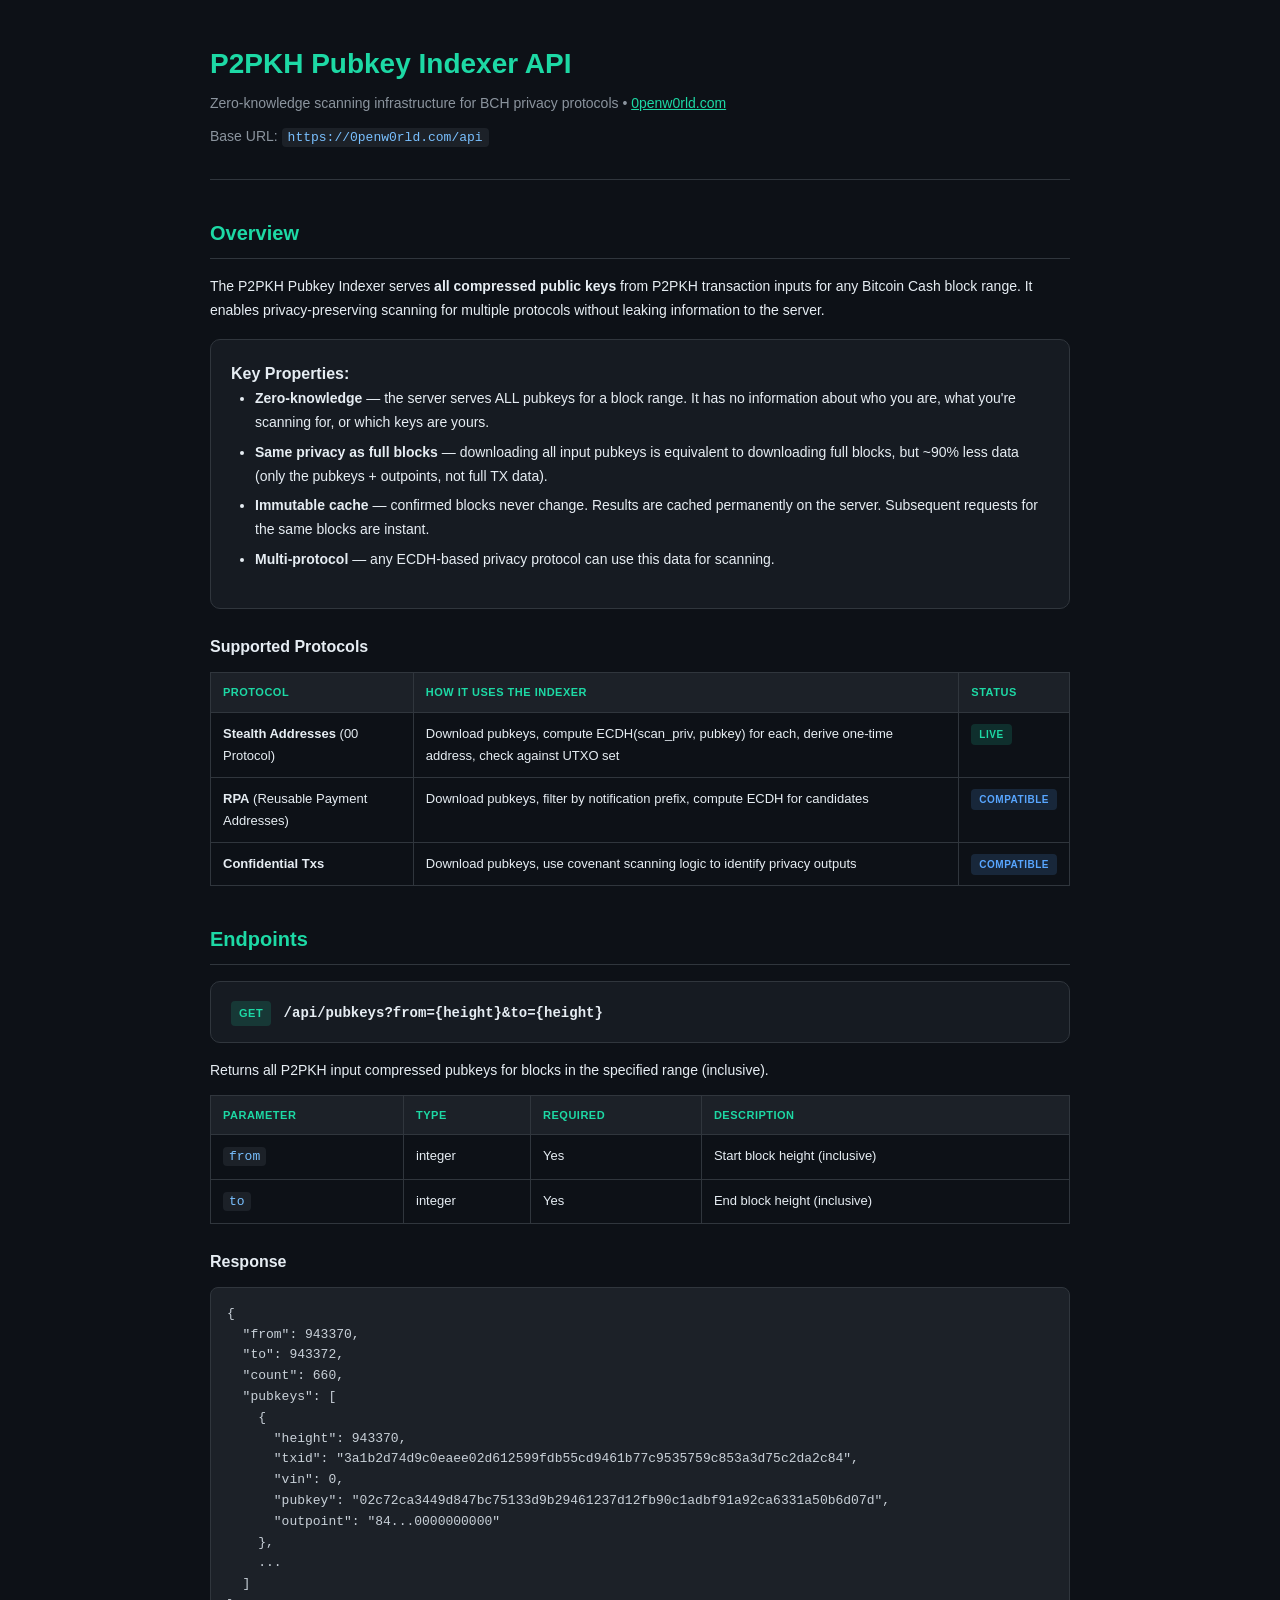
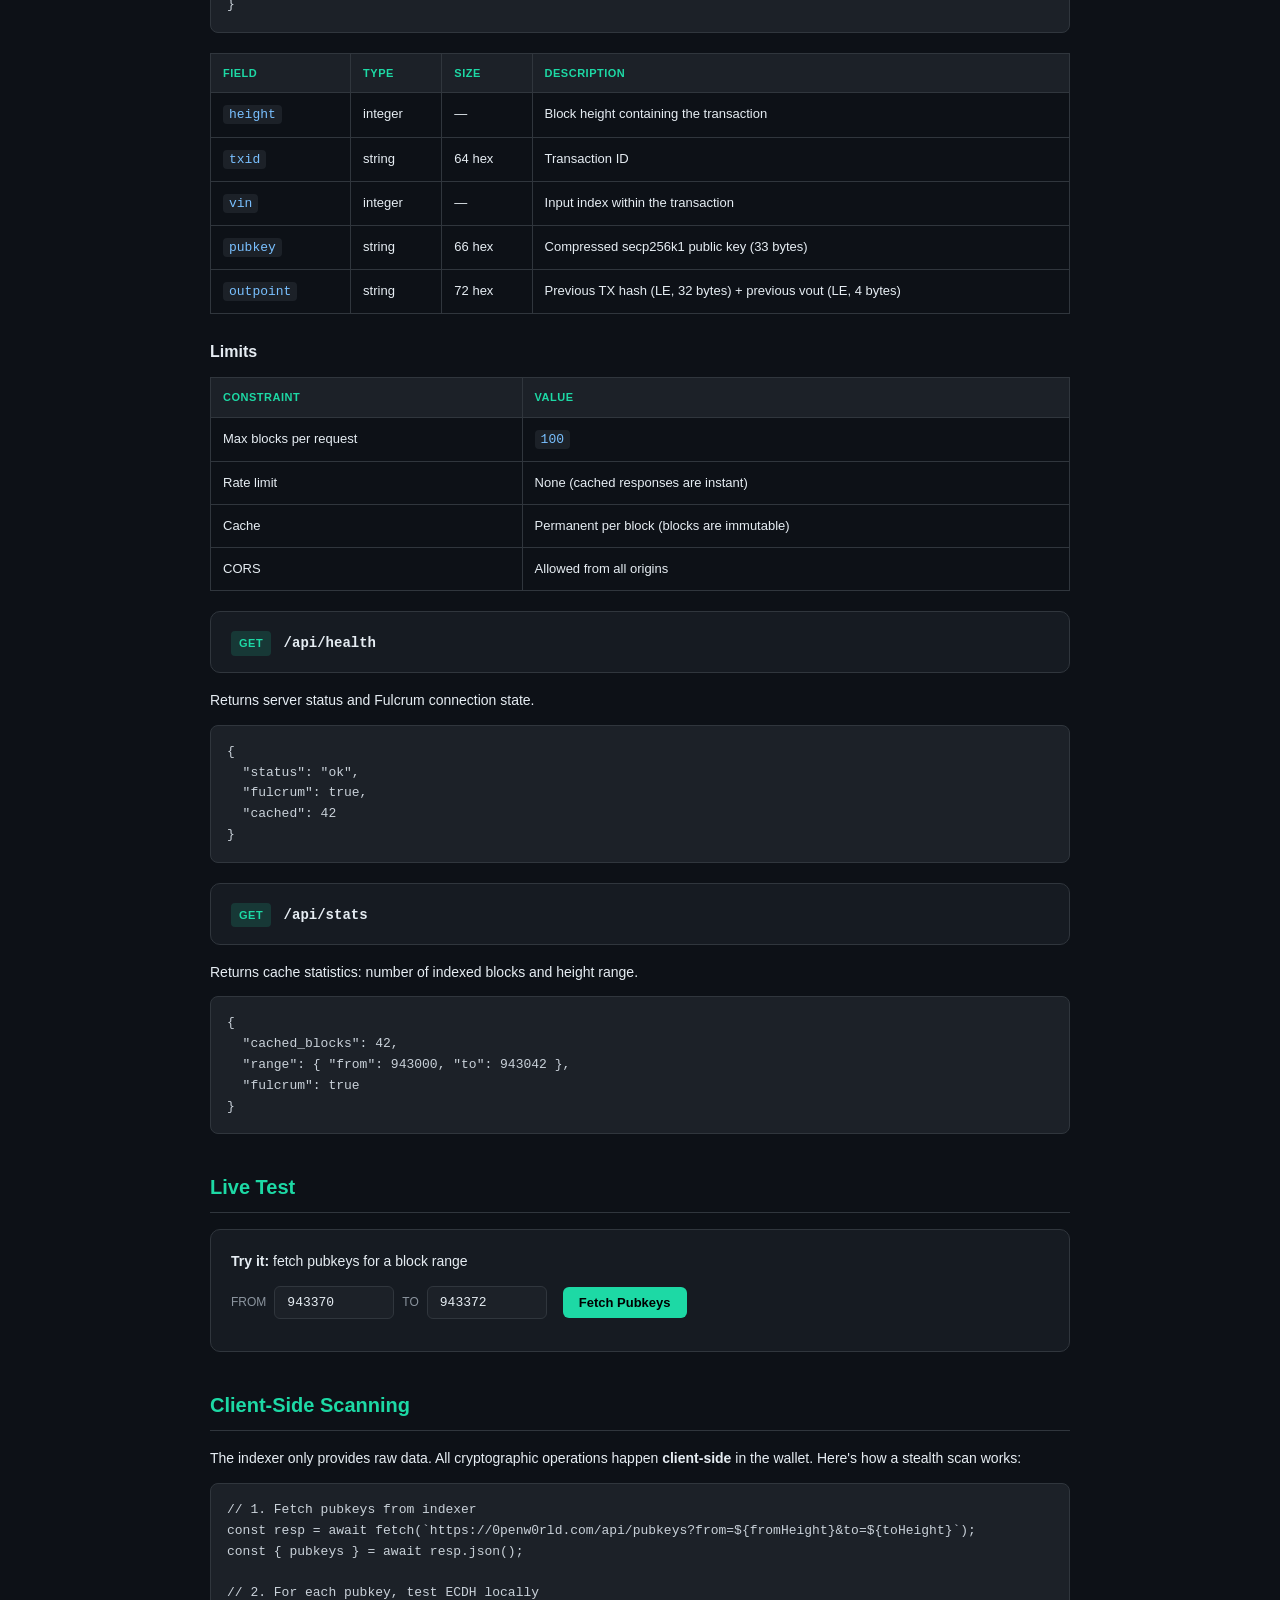
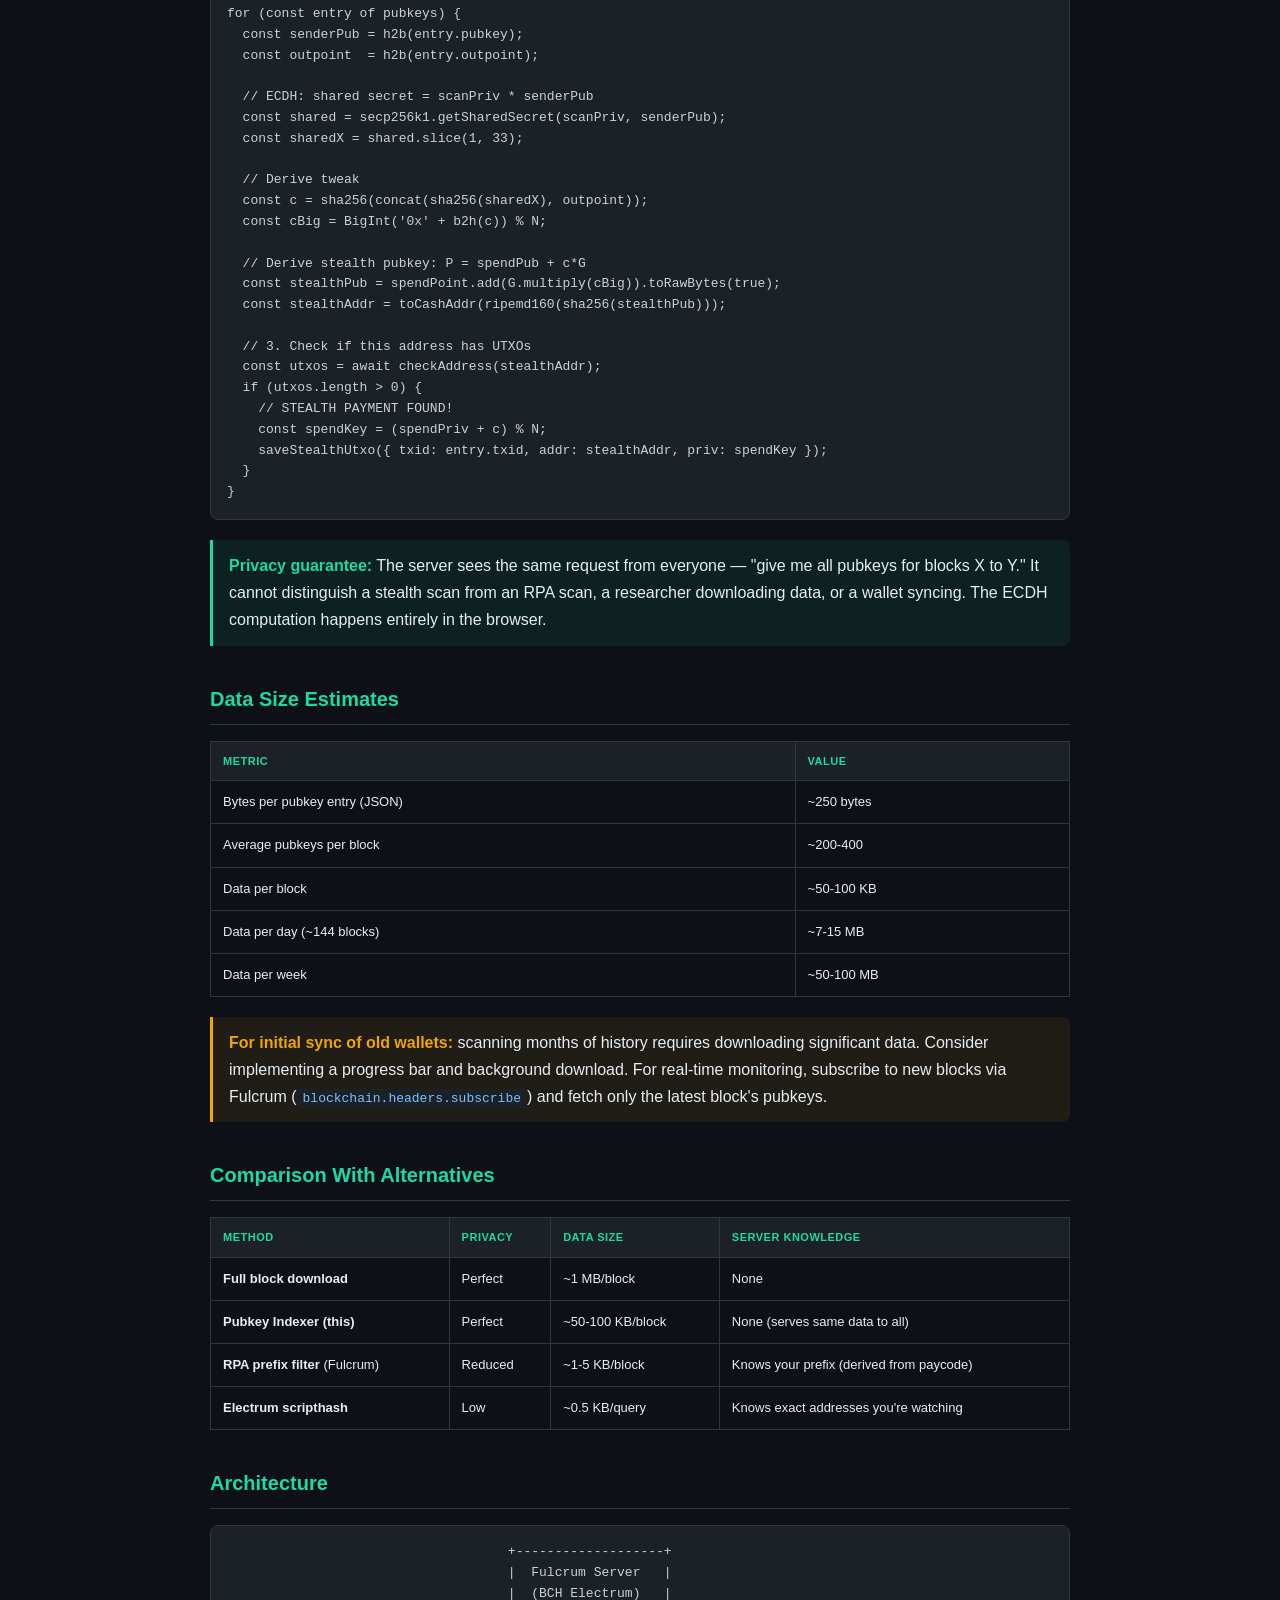
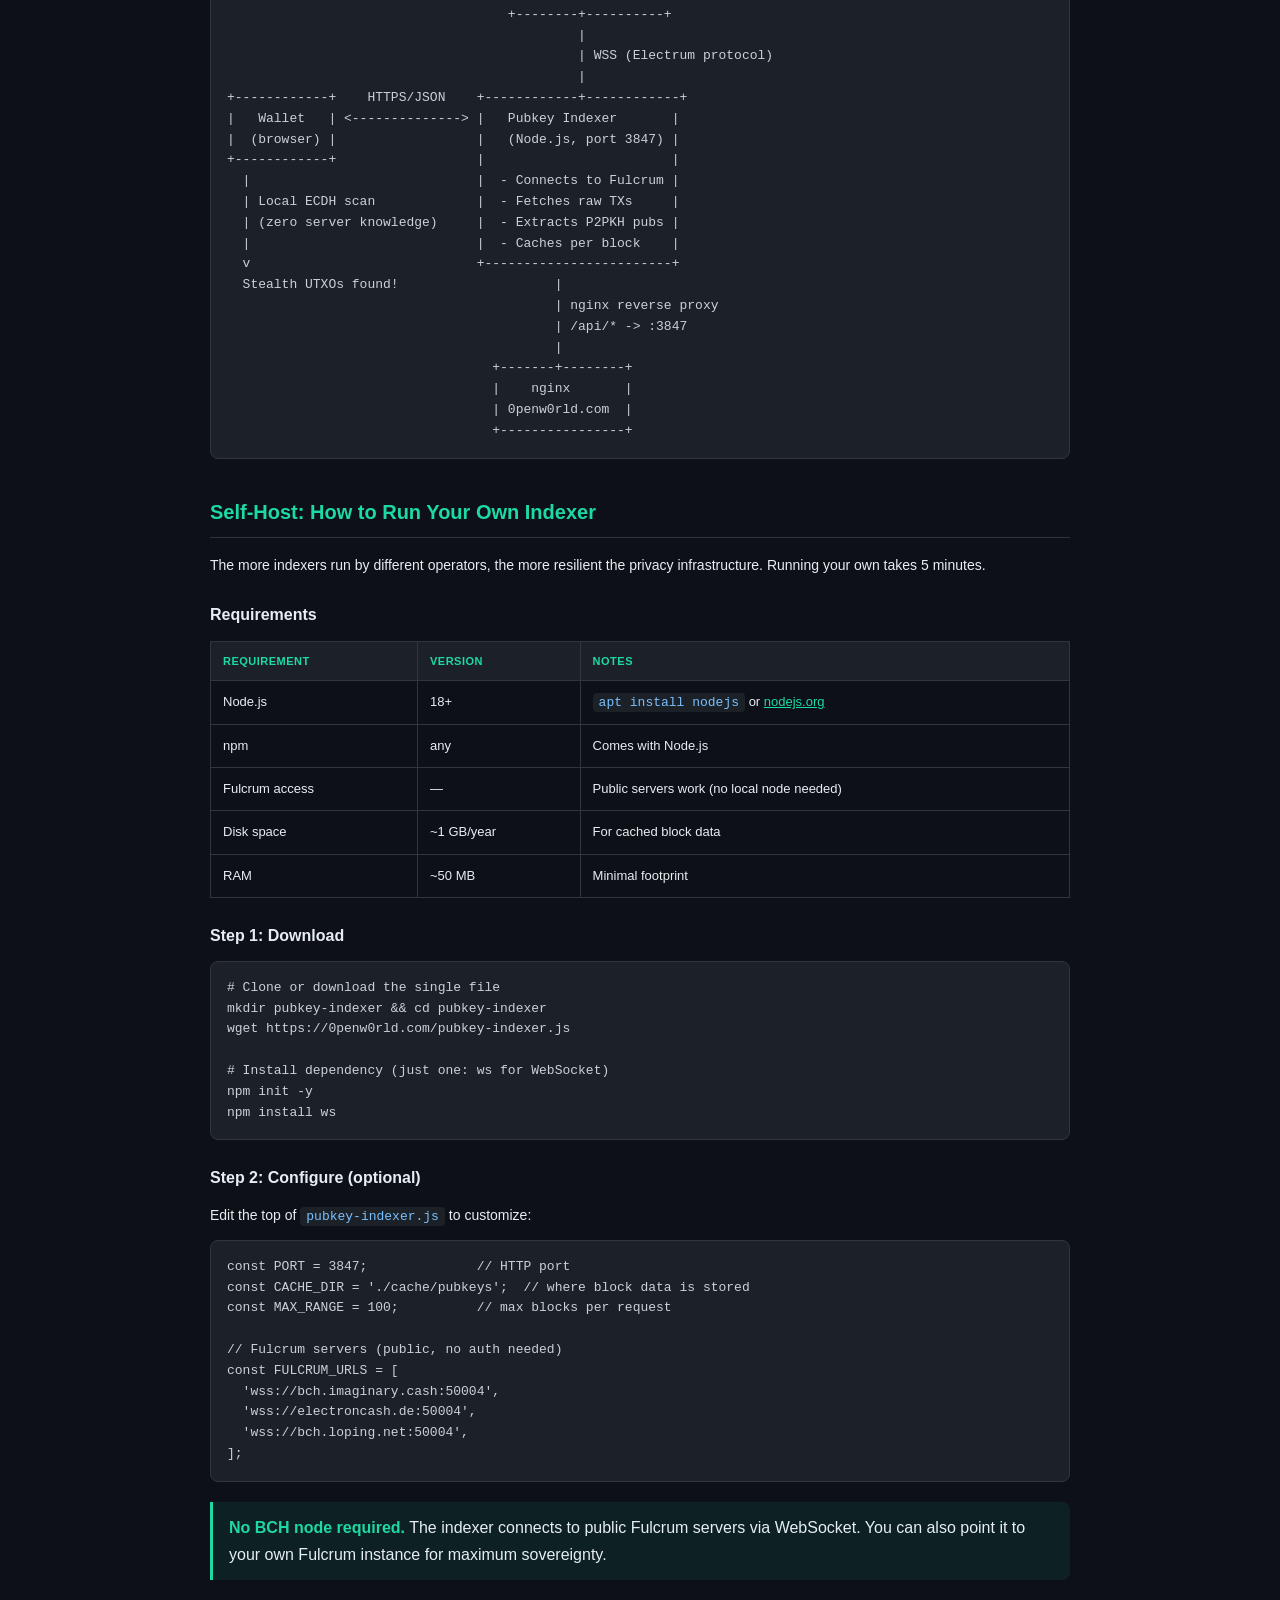
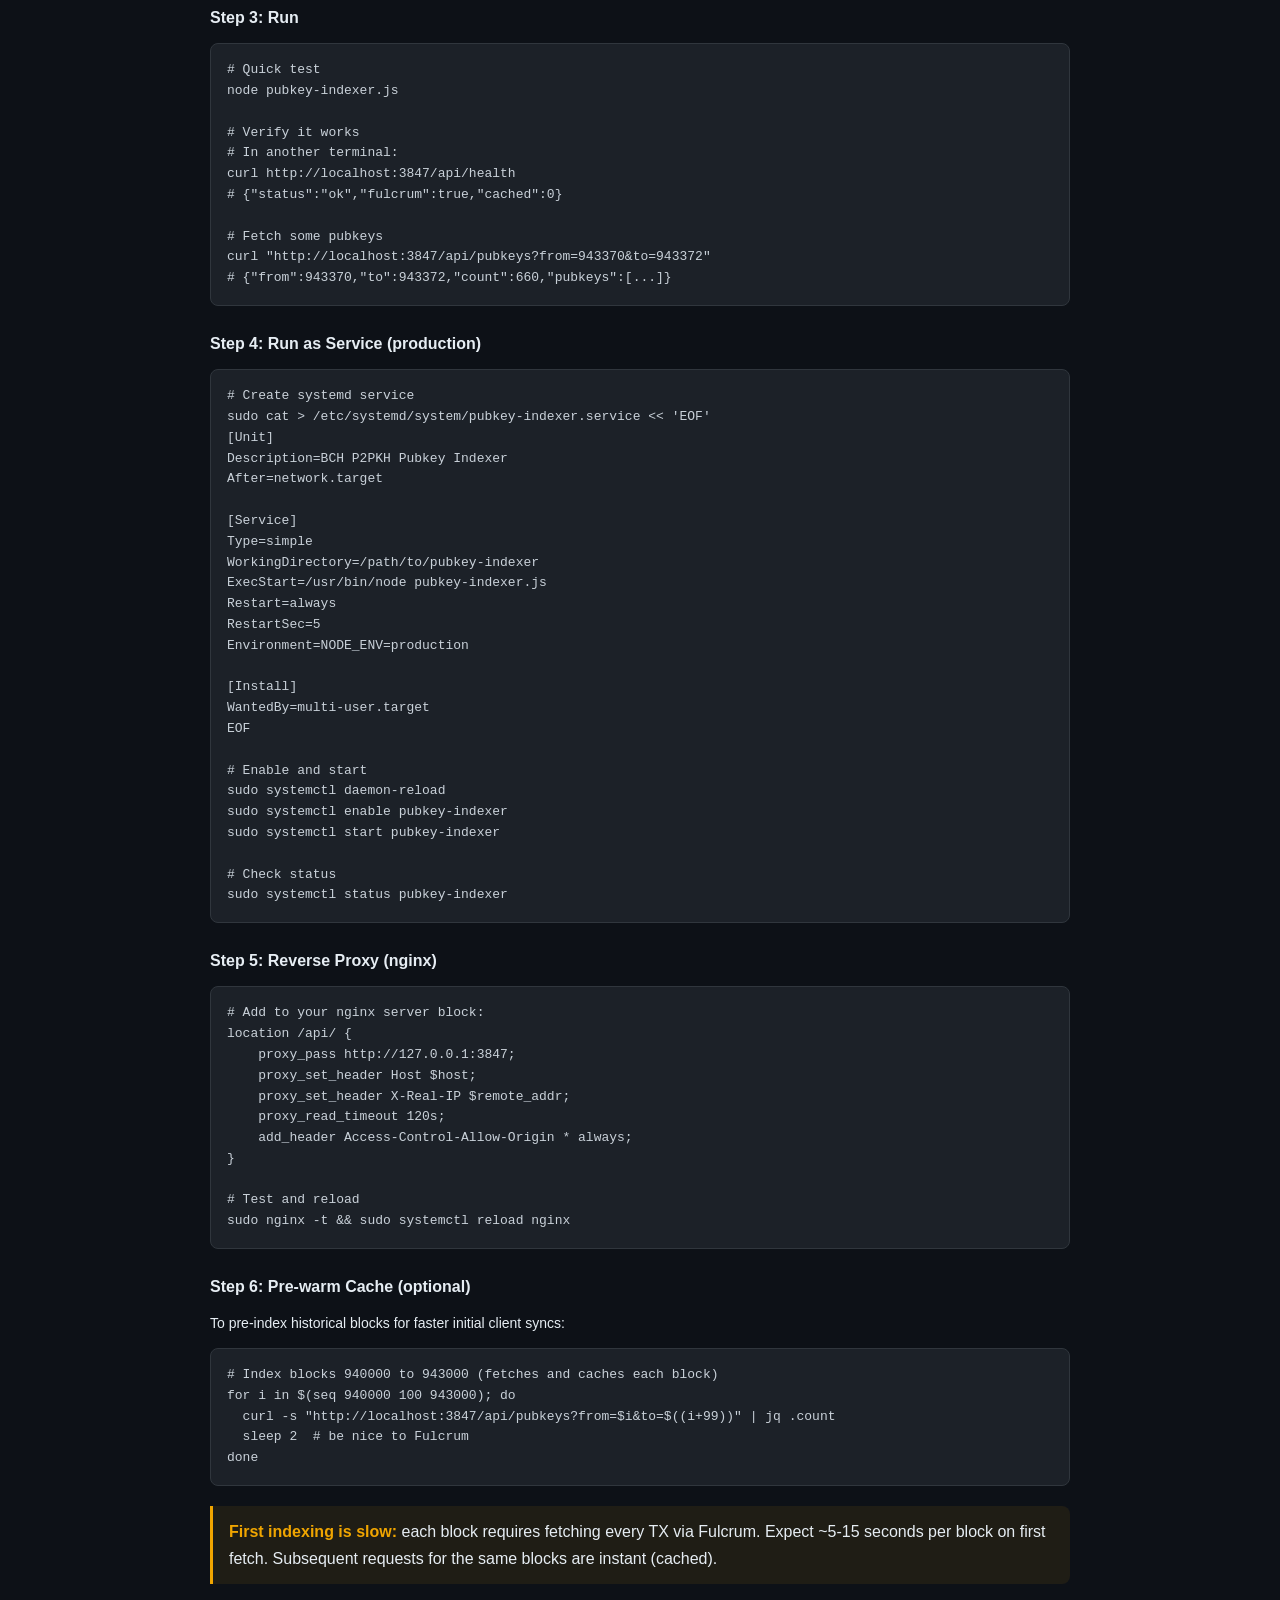
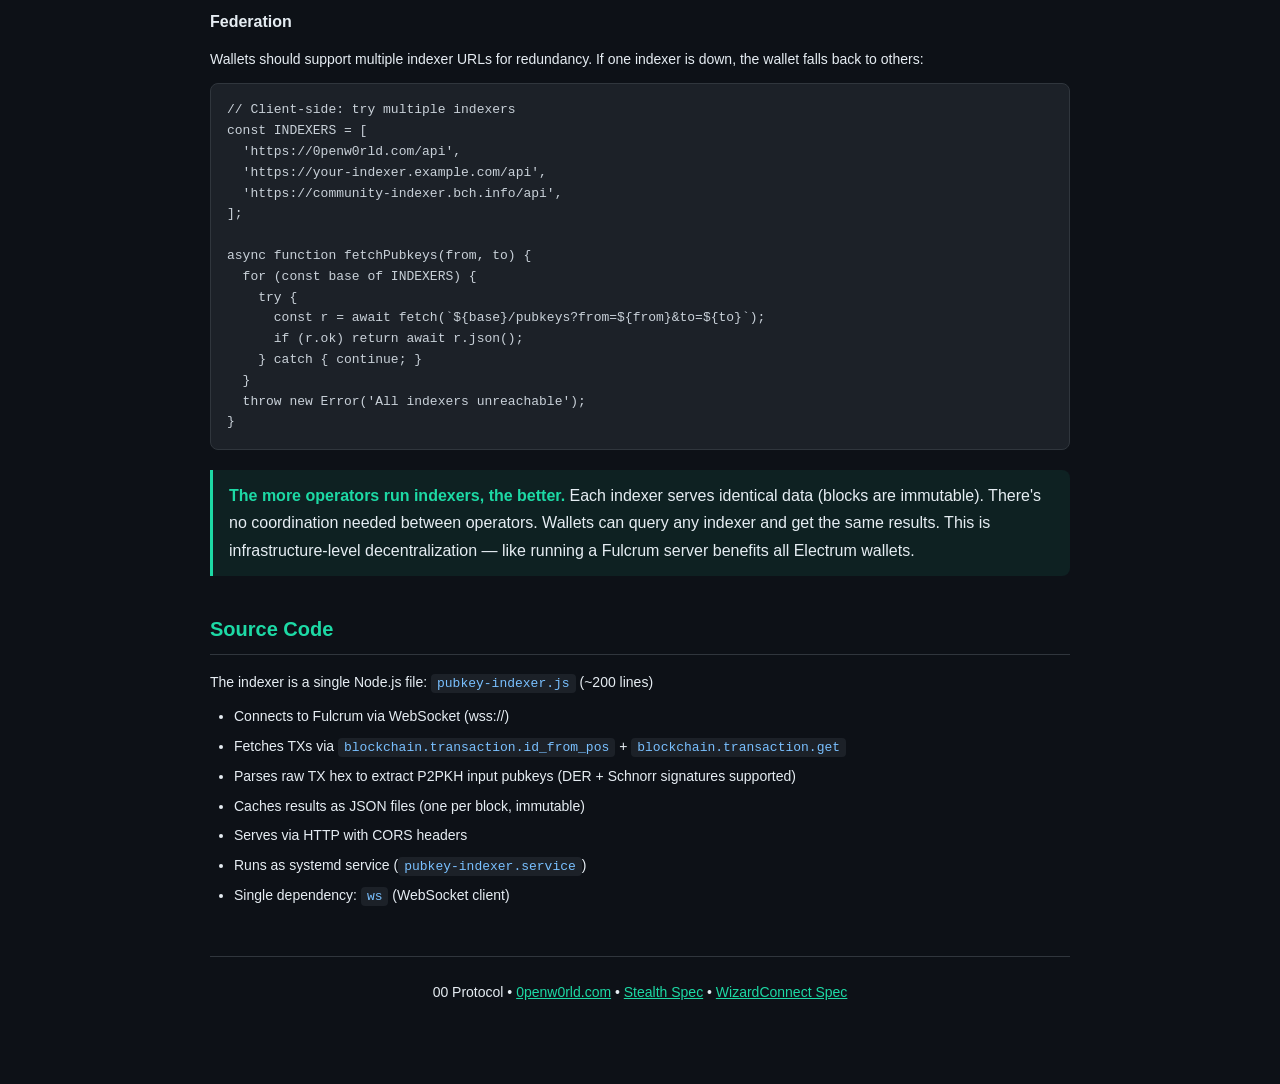
<file: landing/indexer.html>
<!DOCTYPE html>
<html lang="en">
<head>
<meta charset="UTF-8">
<meta name="viewport" content="width=device-width, initial-scale=1.0">
<title>00 Protocol — P2PKH Pubkey Indexer API</title>
<style>
  :root { --bg: #0d1117; --card: #161b22; --border: #30363d; --text: #e6edf3; --muted: #8b949e; --accent: #1DD9A5; --code-bg: #1c2128; --warn: #f0a500; --red: #ff6b6b; --blue: #58a6ff; }
  * { margin: 0; padding: 0; box-sizing: border-box; }
  body { font-family: -apple-system, BlinkMacSystemFont, 'Segoe UI', sans-serif; background: var(--bg); color: var(--text); line-height: 1.7; padding: 0 20px 80px; }
  .container { max-width: 860px; margin: 0 auto; }
  header { padding: 40px 0 20px; border-bottom: 1px solid var(--border); margin-bottom: 32px; }
  header h1 { font-size: 28px; font-weight: 700; color: var(--accent); }
  header p { color: var(--muted); font-size: 14px; margin-top: 4px; }
  h2 { font-size: 20px; font-weight: 700; margin: 36px 0 16px; padding-bottom: 8px; border-bottom: 1px solid var(--border); color: var(--accent); }
  h3 { font-size: 16px; font-weight: 600; margin: 24px 0 12px; color: var(--text); }
  p, li { font-size: 14px; color: var(--text); margin-bottom: 10px; }
  ul, ol { padding-left: 24px; margin-bottom: 16px; }
  li { margin-bottom: 6px; }
  code { background: var(--code-bg); padding: 2px 6px; border-radius: 4px; font-size: 13px; font-family: 'SF Mono', 'Fira Code', monospace; color: #79c0ff; }
  pre { background: var(--code-bg); border: 1px solid var(--border); border-radius: 8px; padding: 16px; overflow-x: auto; margin: 12px 0 20px; font-size: 13px; line-height: 1.6; }
  pre code { background: none; padding: 0; color: #c9d1d9; }
  .card { background: var(--card); border: 1px solid var(--border); border-radius: 10px; padding: 20px; margin: 16px 0; }
  table { width: 100%; border-collapse: collapse; margin: 12px 0 20px; font-size: 13px; }
  th { text-align: left; padding: 10px 12px; background: var(--code-bg); border: 1px solid var(--border); font-weight: 600; color: var(--accent); font-size: 11px; text-transform: uppercase; letter-spacing: 0.5px; }
  td { padding: 10px 12px; border: 1px solid var(--border); vertical-align: top; }
  .warn { background: rgba(240,165,0,.08); border-left: 3px solid var(--warn); padding: 12px 16px; border-radius: 0 8px 8px 0; margin: 12px 0; }
  .warn strong { color: var(--warn); }
  .ok { background: rgba(29,217,165,.08); border-left: 3px solid var(--accent); padding: 12px 16px; border-radius: 0 8px 8px 0; margin: 12px 0; }
  .ok strong { color: var(--accent); }
  .tag { display: inline-block; font-size: 10px; font-weight: 700; padding: 2px 8px; border-radius: 4px; text-transform: uppercase; letter-spacing: 0.5px; }
  .tag-green { background: rgba(29,217,165,.15); color: var(--accent); }
  .tag-blue { background: rgba(88,166,255,.15); color: var(--blue); }
  .endpoint { background: var(--card); border: 1px solid var(--border); border-radius: 10px; padding: 16px 20px; margin: 16px 0; }
  .endpoint .method { display: inline-block; font-size: 11px; font-weight: 700; padding: 3px 8px; border-radius: 4px; background: rgba(29,217,165,.15); color: var(--accent); margin-right: 8px; letter-spacing: 0.5px; }
  .endpoint .path { font-family: 'SF Mono', monospace; font-size: 14px; font-weight: 600; color: var(--text); }
  #live-test { margin-top: 16px; }
  #live-test input { background: var(--code-bg); border: 1px solid var(--border); border-radius: 6px; padding: 8px 12px; color: var(--text); font-size: 13px; width: 120px; font-family: 'SF Mono', monospace; }
  #live-test button { background: var(--accent); color: #000; border: none; border-radius: 6px; padding: 8px 16px; font-size: 13px; font-weight: 600; cursor: pointer; margin-left: 8px; }
  #live-test button:hover { opacity: 0.9; }
  #live-result { margin-top: 12px; font-size: 12px; color: var(--muted); max-height: 300px; overflow-y: auto; }
  #live-result pre { font-size: 11px; }
</style>
</head>
<body>
<div class="container">

<header>
  <h1>P2PKH Pubkey Indexer API</h1>
  <p>Zero-knowledge scanning infrastructure for BCH privacy protocols &bull; <a href="https://0penw0rld.com" style="color:var(--accent)">0penw0rld.com</a></p>
  <p style="margin-top:4px;color:var(--muted)">Base URL: <code>https://0penw0rld.com/api</code></p>
</header>

<h2>Overview</h2>

<p>The P2PKH Pubkey Indexer serves <strong>all compressed public keys</strong> from P2PKH transaction inputs for any Bitcoin Cash block range. It enables privacy-preserving scanning for multiple protocols without leaking information to the server.</p>

<div class="card">
  <strong>Key Properties:</strong>
  <ul>
    <li><strong>Zero-knowledge</strong> — the server serves ALL pubkeys for a block range. It has no information about who you are, what you're scanning for, or which keys are yours.</li>
    <li><strong>Same privacy as full blocks</strong> — downloading all input pubkeys is equivalent to downloading full blocks, but ~90% less data (only the pubkeys + outpoints, not full TX data).</li>
    <li><strong>Immutable cache</strong> — confirmed blocks never change. Results are cached permanently on the server. Subsequent requests for the same blocks are instant.</li>
    <li><strong>Multi-protocol</strong> — any ECDH-based privacy protocol can use this data for scanning.</li>
  </ul>
</div>

<h3>Supported Protocols</h3>

<table>
  <tr><th>Protocol</th><th>How It Uses The Indexer</th><th>Status</th></tr>
  <tr>
    <td><strong>Stealth Addresses</strong> (00 Protocol)</td>
    <td>Download pubkeys, compute ECDH(scan_priv, pubkey) for each, derive one-time address, check against UTXO set</td>
    <td><span class="tag tag-green">Live</span></td>
  </tr>
  <tr>
    <td><strong>RPA</strong> (Reusable Payment Addresses)</td>
    <td>Download pubkeys, filter by notification prefix, compute ECDH for candidates</td>
    <td><span class="tag tag-blue">Compatible</span></td>
  </tr>
  <tr>
    <td><strong>Confidential Txs</strong></td>
    <td>Download pubkeys, use covenant scanning logic to identify privacy outputs</td>
    <td><span class="tag tag-blue">Compatible</span></td>
  </tr>
</table>

<h2>Endpoints</h2>

<div class="endpoint">
  <span class="method">GET</span>
  <span class="path">/api/pubkeys?from={height}&to={height}</span>
</div>

<p>Returns all P2PKH input compressed pubkeys for blocks in the specified range (inclusive).</p>

<table>
  <tr><th>Parameter</th><th>Type</th><th>Required</th><th>Description</th></tr>
  <tr><td><code>from</code></td><td>integer</td><td>Yes</td><td>Start block height (inclusive)</td></tr>
  <tr><td><code>to</code></td><td>integer</td><td>Yes</td><td>End block height (inclusive)</td></tr>
</table>

<h3>Response</h3>

<pre><code>{
  "from": 943370,
  "to": 943372,
  "count": 660,
  "pubkeys": [
    {
      "height": 943370,
      "txid": "3a1b2d74d9c0eaee02d612599fdb55cd9461b77c9535759c853a3d75c2da2c84",
      "vin": 0,
      "pubkey": "02c72ca3449d847bc75133d9b29461237d12fb90c1adbf91a92ca6331a50b6d07d",
      "outpoint": "84...0000000000"
    },
    ...
  ]
}</code></pre>

<table>
  <tr><th>Field</th><th>Type</th><th>Size</th><th>Description</th></tr>
  <tr><td><code>height</code></td><td>integer</td><td>—</td><td>Block height containing the transaction</td></tr>
  <tr><td><code>txid</code></td><td>string</td><td>64 hex</td><td>Transaction ID</td></tr>
  <tr><td><code>vin</code></td><td>integer</td><td>—</td><td>Input index within the transaction</td></tr>
  <tr><td><code>pubkey</code></td><td>string</td><td>66 hex</td><td>Compressed secp256k1 public key (33 bytes)</td></tr>
  <tr><td><code>outpoint</code></td><td>string</td><td>72 hex</td><td>Previous TX hash (LE, 32 bytes) + previous vout (LE, 4 bytes)</td></tr>
</table>

<h3>Limits</h3>

<table>
  <tr><th>Constraint</th><th>Value</th></tr>
  <tr><td>Max blocks per request</td><td><code>100</code></td></tr>
  <tr><td>Rate limit</td><td>None (cached responses are instant)</td></tr>
  <tr><td>Cache</td><td>Permanent per block (blocks are immutable)</td></tr>
  <tr><td>CORS</td><td>Allowed from all origins</td></tr>
</table>

<div class="endpoint">
  <span class="method">GET</span>
  <span class="path">/api/health</span>
</div>

<p>Returns server status and Fulcrum connection state.</p>

<pre><code>{
  "status": "ok",
  "fulcrum": true,
  "cached": 42
}</code></pre>

<div class="endpoint">
  <span class="method">GET</span>
  <span class="path">/api/stats</span>
</div>

<p>Returns cache statistics: number of indexed blocks and height range.</p>

<pre><code>{
  "cached_blocks": 42,
  "range": { "from": 943000, "to": 943042 },
  "fulcrum": true
}</code></pre>

<h2>Live Test</h2>

<div class="card" id="live-test">
  <p style="margin-bottom:12px"><strong>Try it:</strong> fetch pubkeys for a block range</p>
  <div style="display:flex;align-items:center;gap:8px;flex-wrap:wrap">
    <span style="color:var(--muted);font-size:12px">FROM</span>
    <input type="number" id="test-from" value="943370" />
    <span style="color:var(--muted);font-size:12px">TO</span>
    <input type="number" id="test-to" value="943372" />
    <button onclick="runTest()">Fetch Pubkeys</button>
  </div>
  <div id="live-result"></div>
</div>

<h2>Client-Side Scanning</h2>

<p>The indexer only provides raw data. All cryptographic operations happen <strong>client-side</strong> in the wallet. Here's how a stealth scan works:</p>

<pre><code>// 1. Fetch pubkeys from indexer
const resp = await fetch(`https://0penw0rld.com/api/pubkeys?from=${fromHeight}&to=${toHeight}`);
const { pubkeys } = await resp.json();

// 2. For each pubkey, test ECDH locally
for (const entry of pubkeys) {
  const senderPub = h2b(entry.pubkey);
  const outpoint  = h2b(entry.outpoint);

  // ECDH: shared secret = scanPriv * senderPub
  const shared = secp256k1.getSharedSecret(scanPriv, senderPub);
  const sharedX = shared.slice(1, 33);

  // Derive tweak
  const c = sha256(concat(sha256(sharedX), outpoint));
  const cBig = BigInt('0x' + b2h(c)) % N;

  // Derive stealth pubkey: P = spendPub + c*G
  const stealthPub = spendPoint.add(G.multiply(cBig)).toRawBytes(true);
  const stealthAddr = toCashAddr(ripemd160(sha256(stealthPub)));

  // 3. Check if this address has UTXOs
  const utxos = await checkAddress(stealthAddr);
  if (utxos.length > 0) {
    // STEALTH PAYMENT FOUND!
    const spendKey = (spendPriv + c) % N;
    saveStealthUtxo({ txid: entry.txid, addr: stealthAddr, priv: spendKey });
  }
}</code></pre>

<div class="ok">
  <strong>Privacy guarantee:</strong> The server sees the same request from everyone — "give me all pubkeys for blocks X to Y." It cannot distinguish a stealth scan from an RPA scan, a researcher downloading data, or a wallet syncing. The ECDH computation happens entirely in the browser.
</div>

<h2>Data Size Estimates</h2>

<table>
  <tr><th>Metric</th><th>Value</th></tr>
  <tr><td>Bytes per pubkey entry (JSON)</td><td>~250 bytes</td></tr>
  <tr><td>Average pubkeys per block</td><td>~200-400</td></tr>
  <tr><td>Data per block</td><td>~50-100 KB</td></tr>
  <tr><td>Data per day (~144 blocks)</td><td>~7-15 MB</td></tr>
  <tr><td>Data per week</td><td>~50-100 MB</td></tr>
</table>

<div class="warn">
  <strong>For initial sync of old wallets:</strong> scanning months of history requires downloading significant data. Consider implementing a progress bar and background download. For real-time monitoring, subscribe to new blocks via Fulcrum (<code>blockchain.headers.subscribe</code>) and fetch only the latest block's pubkeys.
</div>

<h2>Comparison With Alternatives</h2>

<table>
  <tr><th>Method</th><th>Privacy</th><th>Data Size</th><th>Server Knowledge</th></tr>
  <tr>
    <td><strong>Full block download</strong></td>
    <td>Perfect</td>
    <td>~1 MB/block</td>
    <td>None</td>
  </tr>
  <tr>
    <td><strong>Pubkey Indexer (this)</strong></td>
    <td>Perfect</td>
    <td>~50-100 KB/block</td>
    <td>None (serves same data to all)</td>
  </tr>
  <tr>
    <td><strong>RPA prefix filter</strong> (Fulcrum)</td>
    <td>Reduced</td>
    <td>~1-5 KB/block</td>
    <td>Knows your prefix (derived from paycode)</td>
  </tr>
  <tr>
    <td><strong>Electrum scripthash</strong></td>
    <td>Low</td>
    <td>~0.5 KB/query</td>
    <td>Knows exact addresses you're watching</td>
  </tr>
</table>

<h2>Architecture</h2>

<pre><code>                                    +-------------------+
                                    |  Fulcrum Server   |
                                    |  (BCH Electrum)   |
                                    +--------+----------+
                                             |
                                             | WSS (Electrum protocol)
                                             |
+------------+    HTTPS/JSON    +------------+------------+
|   Wallet   | <--------------> |   Pubkey Indexer       |
|  (browser) |                  |   (Node.js, port 3847) |
+------------+                  |                        |
  |                             |  - Connects to Fulcrum |
  | Local ECDH scan             |  - Fetches raw TXs     |
  | (zero server knowledge)     |  - Extracts P2PKH pubs |
  |                             |  - Caches per block    |
  v                             +------------------------+
  Stealth UTXOs found!                    |
                                          | nginx reverse proxy
                                          | /api/* -> :3847
                                          |
                                  +-------+--------+
                                  |    nginx       |
                                  | 0penw0rld.com  |
                                  +----------------+</code></pre>

<h2>Self-Host: How to Run Your Own Indexer</h2>

<p>The more indexers run by different operators, the more resilient the privacy infrastructure. Running your own takes 5 minutes.</p>

<h3>Requirements</h3>

<table>
  <tr><th>Requirement</th><th>Version</th><th>Notes</th></tr>
  <tr><td>Node.js</td><td>18+</td><td><code>apt install nodejs</code> or <a href="https://nodejs.org" style="color:var(--accent)">nodejs.org</a></td></tr>
  <tr><td>npm</td><td>any</td><td>Comes with Node.js</td></tr>
  <tr><td>Fulcrum access</td><td>—</td><td>Public servers work (no local node needed)</td></tr>
  <tr><td>Disk space</td><td>~1 GB/year</td><td>For cached block data</td></tr>
  <tr><td>RAM</td><td>~50 MB</td><td>Minimal footprint</td></tr>
</table>

<h3>Step 1: Download</h3>

<pre><code># Clone or download the single file
mkdir pubkey-indexer && cd pubkey-indexer
wget https://0penw0rld.com/pubkey-indexer.js

# Install dependency (just one: ws for WebSocket)
npm init -y
npm install ws</code></pre>

<h3>Step 2: Configure (optional)</h3>

<p>Edit the top of <code>pubkey-indexer.js</code> to customize:</p>

<pre><code>const PORT = 3847;              // HTTP port
const CACHE_DIR = './cache/pubkeys';  // where block data is stored
const MAX_RANGE = 100;          // max blocks per request

// Fulcrum servers (public, no auth needed)
const FULCRUM_URLS = [
  'wss://bch.imaginary.cash:50004',
  'wss://electroncash.de:50004',
  'wss://bch.loping.net:50004',
];</code></pre>

<div class="ok">
  <strong>No BCH node required.</strong> The indexer connects to public Fulcrum servers via WebSocket. You can also point it to your own Fulcrum instance for maximum sovereignty.
</div>

<h3>Step 3: Run</h3>

<pre><code># Quick test
node pubkey-indexer.js

# Verify it works
# In another terminal:
curl http://localhost:3847/api/health
# {"status":"ok","fulcrum":true,"cached":0}

# Fetch some pubkeys
curl "http://localhost:3847/api/pubkeys?from=943370&to=943372"
# {"from":943370,"to":943372,"count":660,"pubkeys":[...]}</code></pre>

<h3>Step 4: Run as Service (production)</h3>

<pre><code># Create systemd service
sudo cat > /etc/systemd/system/pubkey-indexer.service << 'EOF'
[Unit]
Description=BCH P2PKH Pubkey Indexer
After=network.target

[Service]
Type=simple
WorkingDirectory=/path/to/pubkey-indexer
ExecStart=/usr/bin/node pubkey-indexer.js
Restart=always
RestartSec=5
Environment=NODE_ENV=production

[Install]
WantedBy=multi-user.target
EOF

# Enable and start
sudo systemctl daemon-reload
sudo systemctl enable pubkey-indexer
sudo systemctl start pubkey-indexer

# Check status
sudo systemctl status pubkey-indexer</code></pre>

<h3>Step 5: Reverse Proxy (nginx)</h3>

<pre><code># Add to your nginx server block:
location /api/ {
    proxy_pass http://127.0.0.1:3847;
    proxy_set_header Host $host;
    proxy_set_header X-Real-IP $remote_addr;
    proxy_read_timeout 120s;
    add_header Access-Control-Allow-Origin * always;
}

# Test and reload
sudo nginx -t && sudo systemctl reload nginx</code></pre>

<h3>Step 6: Pre-warm Cache (optional)</h3>

<p>To pre-index historical blocks for faster initial client syncs:</p>

<pre><code># Index blocks 940000 to 943000 (fetches and caches each block)
for i in $(seq 940000 100 943000); do
  curl -s "http://localhost:3847/api/pubkeys?from=$i&to=$((i+99))" | jq .count
  sleep 2  # be nice to Fulcrum
done</code></pre>

<div class="warn">
  <strong>First indexing is slow:</strong> each block requires fetching every TX via Fulcrum. Expect ~5-15 seconds per block on first fetch. Subsequent requests for the same blocks are instant (cached).
</div>

<h3>Federation</h3>

<p>Wallets should support multiple indexer URLs for redundancy. If one indexer is down, the wallet falls back to others:</p>

<pre><code>// Client-side: try multiple indexers
const INDEXERS = [
  'https://0penw0rld.com/api',
  'https://your-indexer.example.com/api',
  'https://community-indexer.bch.info/api',
];

async function fetchPubkeys(from, to) {
  for (const base of INDEXERS) {
    try {
      const r = await fetch(`${base}/pubkeys?from=${from}&to=${to}`);
      if (r.ok) return await r.json();
    } catch { continue; }
  }
  throw new Error('All indexers unreachable');
}</code></pre>

<div class="ok">
  <strong>The more operators run indexers, the better.</strong> Each indexer serves identical data (blocks are immutable). There's no coordination needed between operators. Wallets can query any indexer and get the same results. This is infrastructure-level decentralization — like running a Fulcrum server benefits all Electrum wallets.
</div>

<h2>Source Code</h2>

<p>The indexer is a single Node.js file: <code>pubkey-indexer.js</code> (~200 lines)</p>

<ul>
  <li>Connects to Fulcrum via WebSocket (wss://)</li>
  <li>Fetches TXs via <code>blockchain.transaction.id_from_pos</code> + <code>blockchain.transaction.get</code></li>
  <li>Parses raw TX hex to extract P2PKH input pubkeys (DER + Schnorr signatures supported)</li>
  <li>Caches results as JSON files (one per block, immutable)</li>
  <li>Serves via HTTP with CORS headers</li>
  <li>Runs as systemd service (<code>pubkey-indexer.service</code>)</li>
  <li>Single dependency: <code>ws</code> (WebSocket client)</li>
</ul>

<div style="margin-top:48px;padding-top:24px;border-top:1px solid var(--border);text-align:center;color:var(--muted);font-size:12px">
  <p>00 Protocol &bull; <a href="https://0penw0rld.com" style="color:var(--accent)">0penw0rld.com</a> &bull; <a href="https://0penw0rld.com/stealth.html" style="color:var(--accent)">Stealth Spec</a> &bull; <a href="https://0penw0rld.com/wizard.html" style="color:var(--accent)">WizardConnect Spec</a></p>
</div>

</div>

<script>
async function runTest() {
  const from = document.getElementById('test-from').value;
  const to = document.getElementById('test-to').value;
  const el = document.getElementById('live-result');
  el.innerHTML = '<p style="color:var(--accent)">Fetching...</p>';
  const t0 = Date.now();
  try {
    const r = await fetch(`https://0penw0rld.com/api/pubkeys?from=${from}&to=${to}`);
    const j = await r.json();
    const ms = Date.now() - t0;
    const preview = j.pubkeys ? j.pubkeys.slice(0, 5) : [];
    el.innerHTML = `
      <p style="color:var(--accent);margin-bottom:8px">${j.count} pubkeys across blocks ${j.from}-${j.to} (${ms}ms)</p>
      <pre><code>${JSON.stringify(preview, null, 2)}${j.count > 5 ? '\n  ... (' + (j.count - 5) + ' more)' : ''}</code></pre>
    `;
  } catch (e) {
    el.innerHTML = `<p style="color:var(--red)">Error: ${e.message}</p>`;
  }
}
</script>
</body>
</html>
</file>
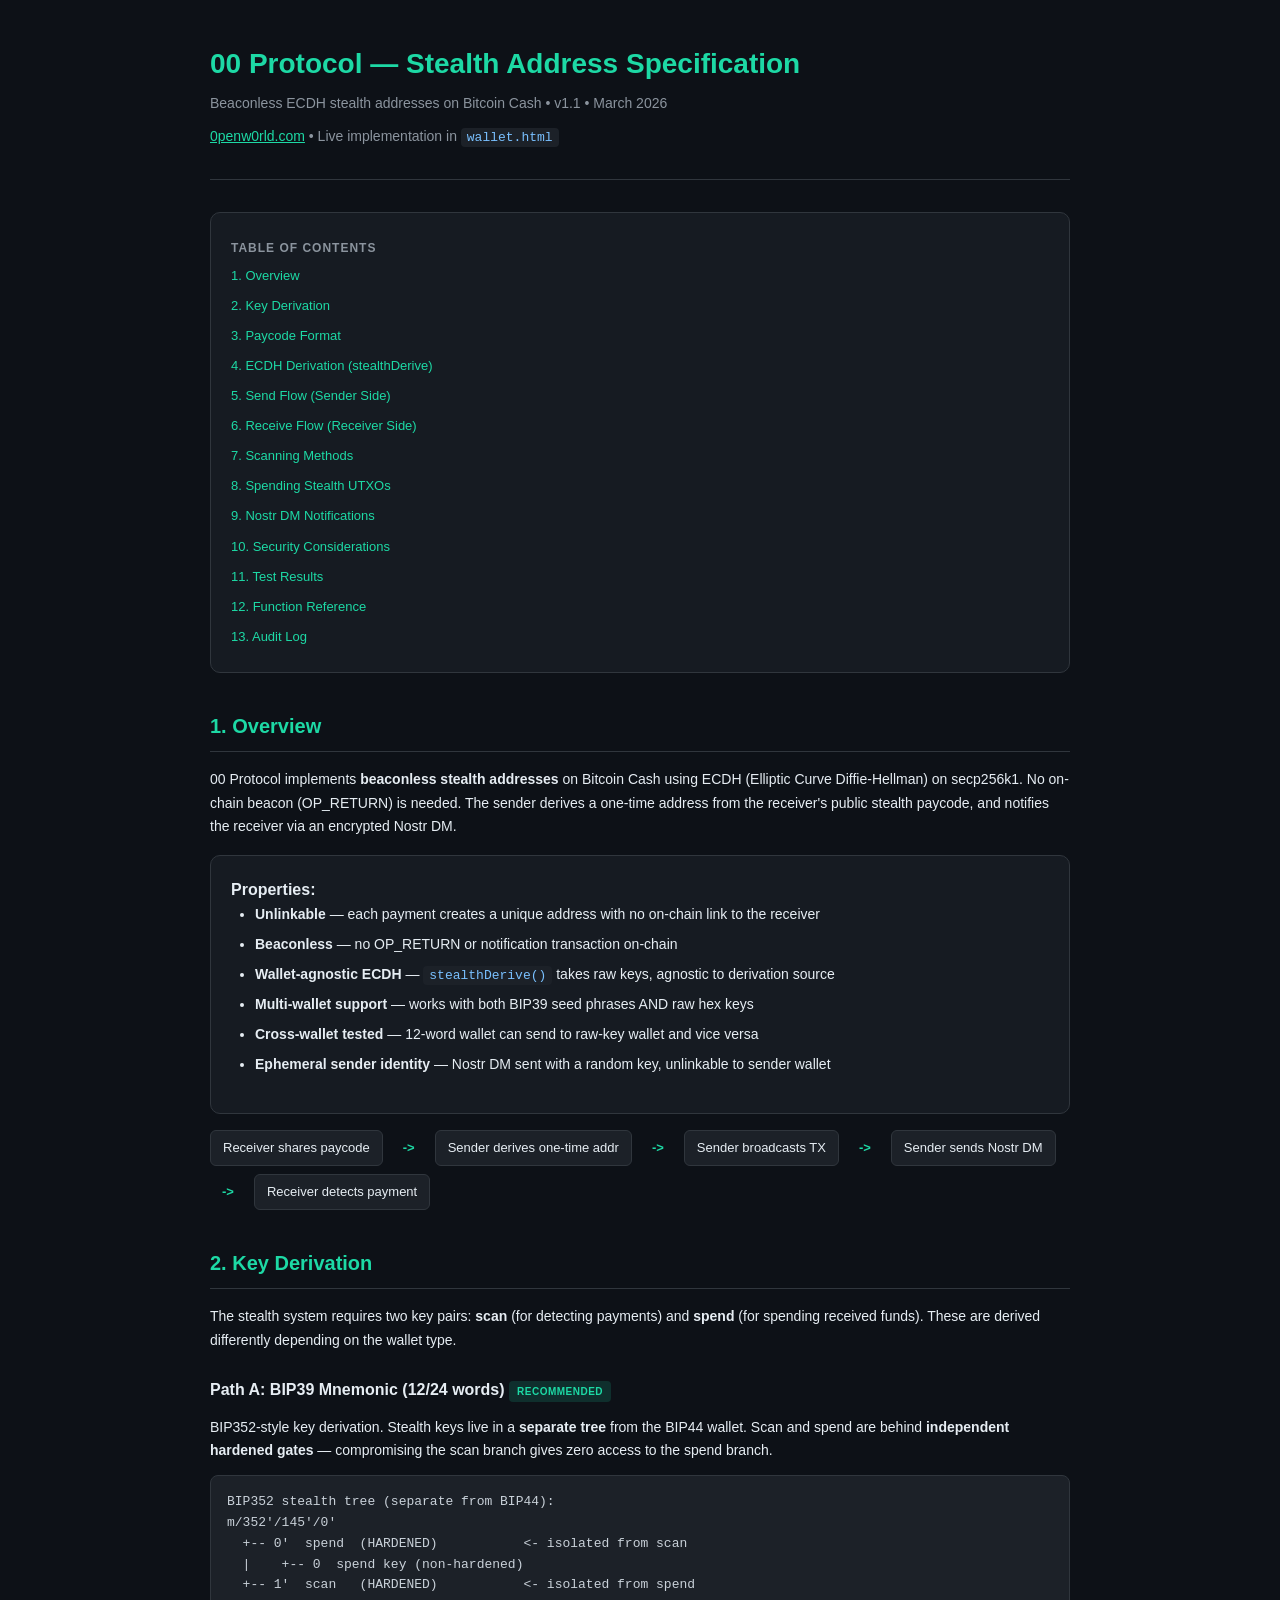
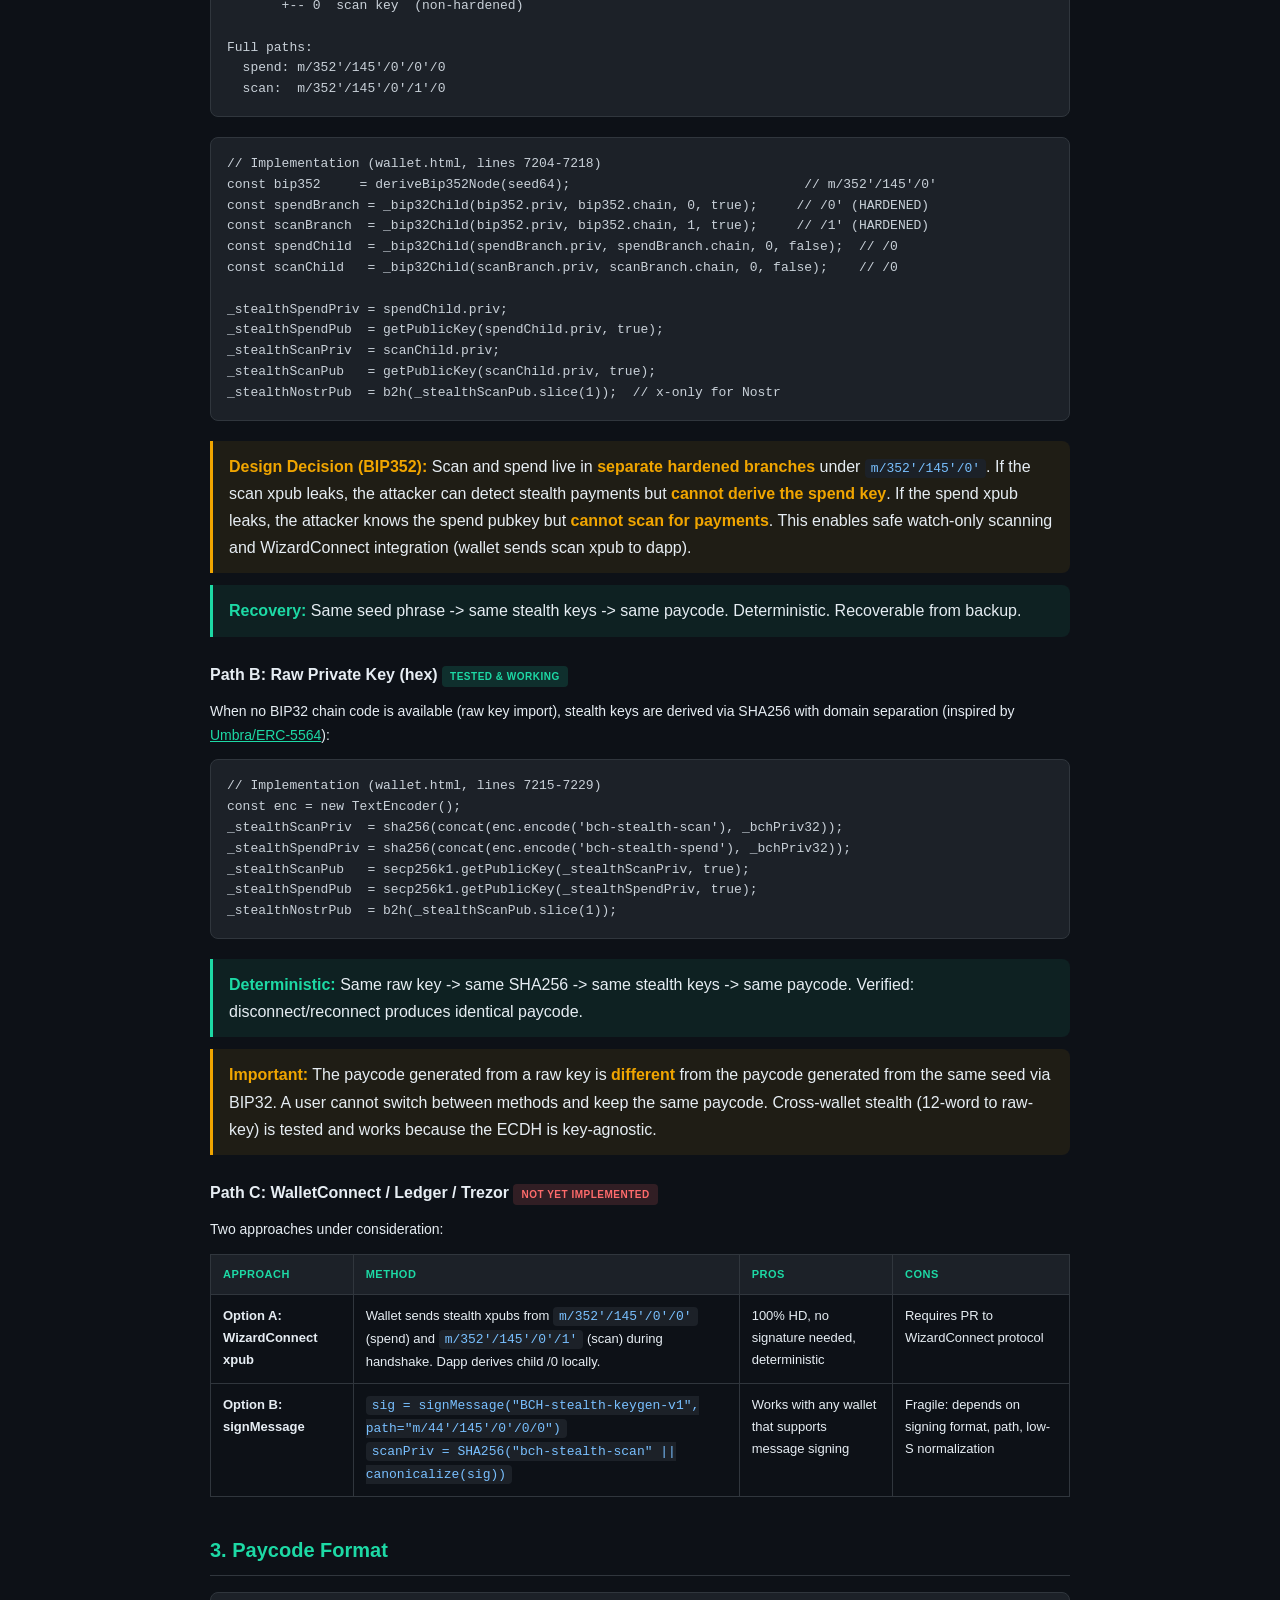
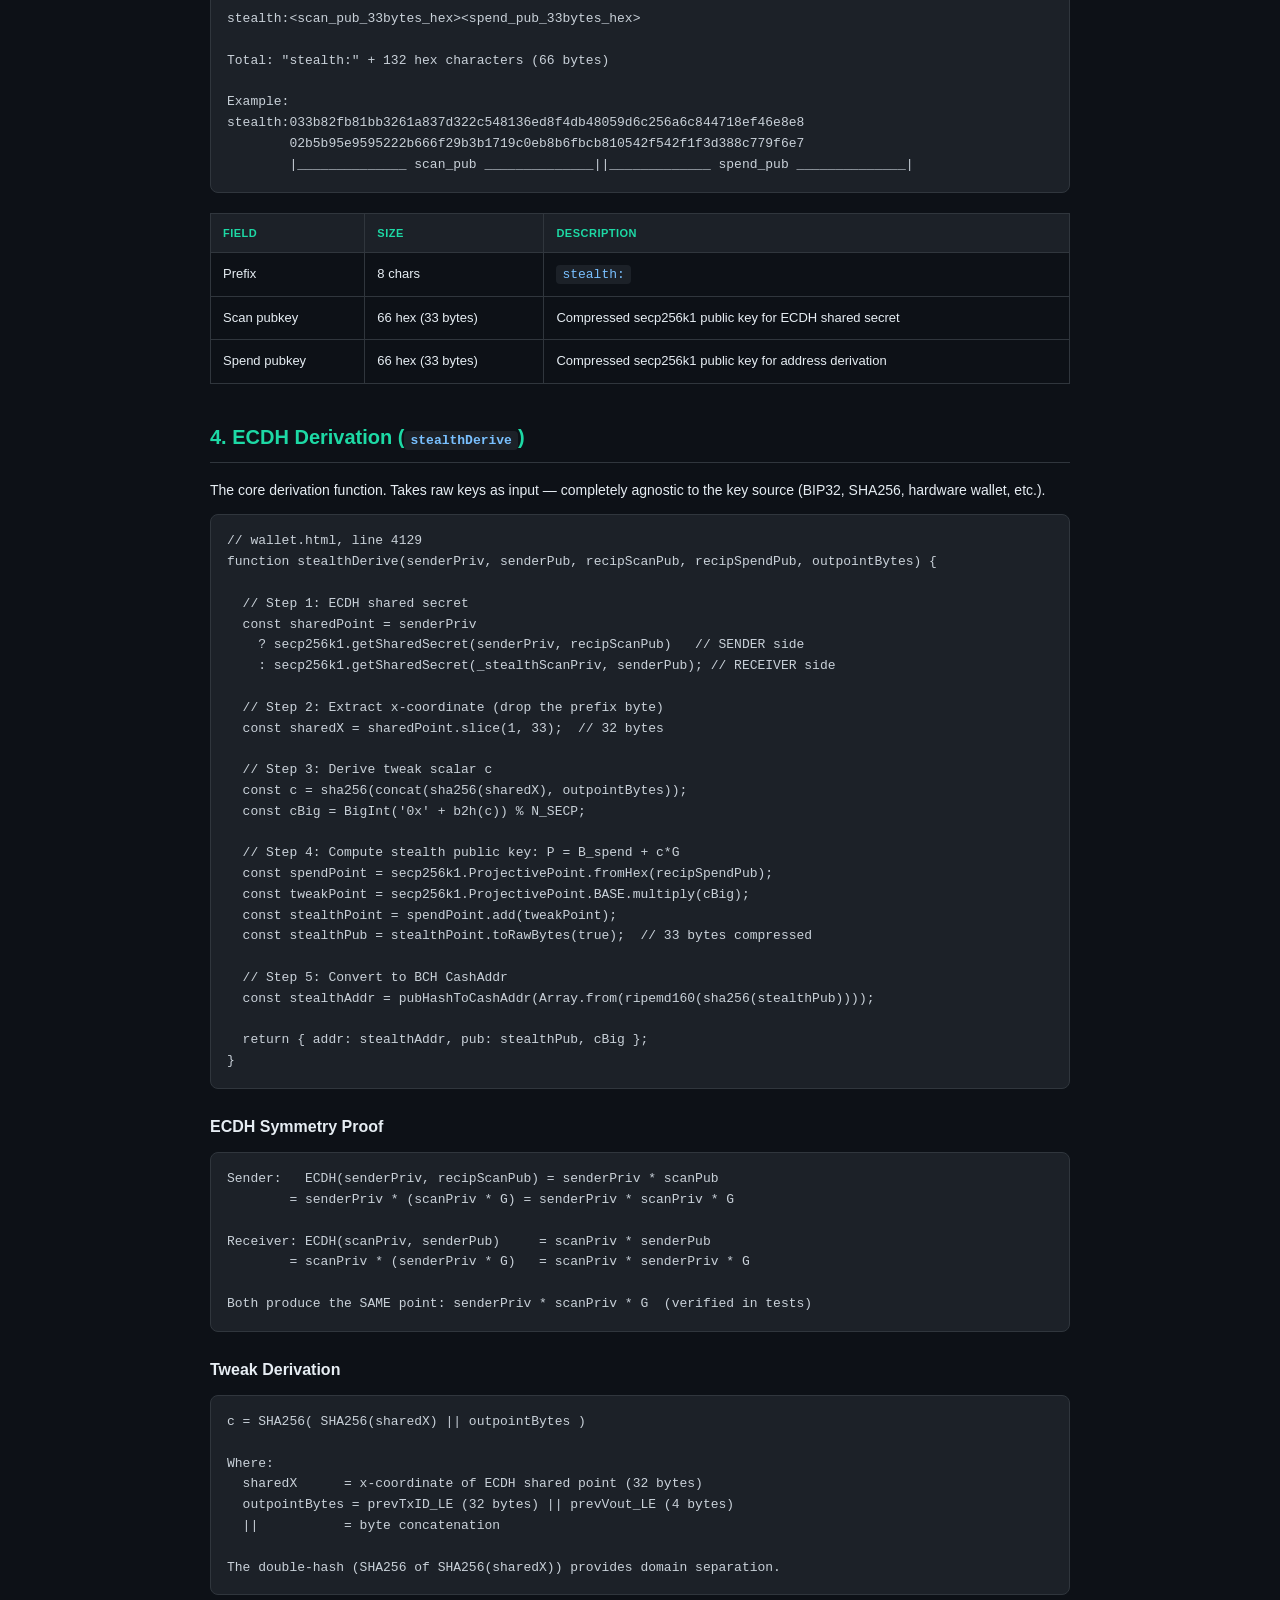
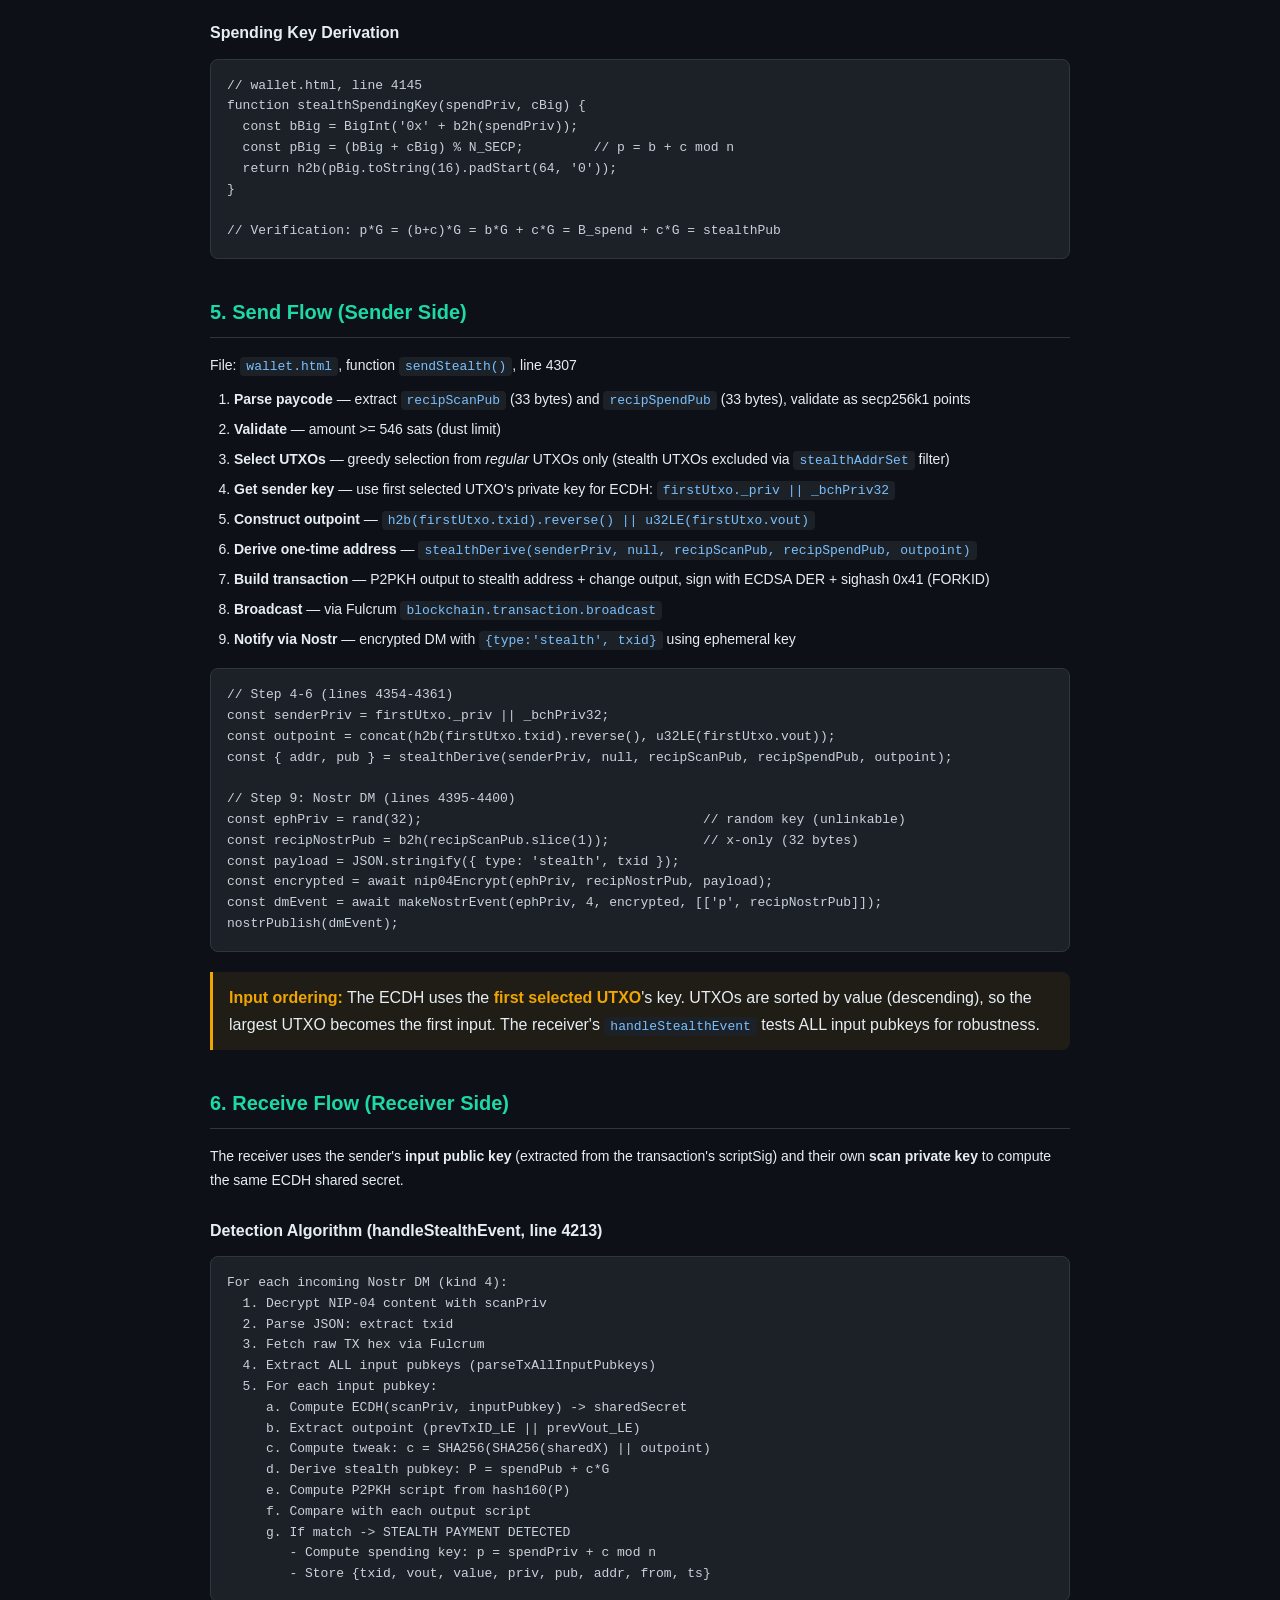
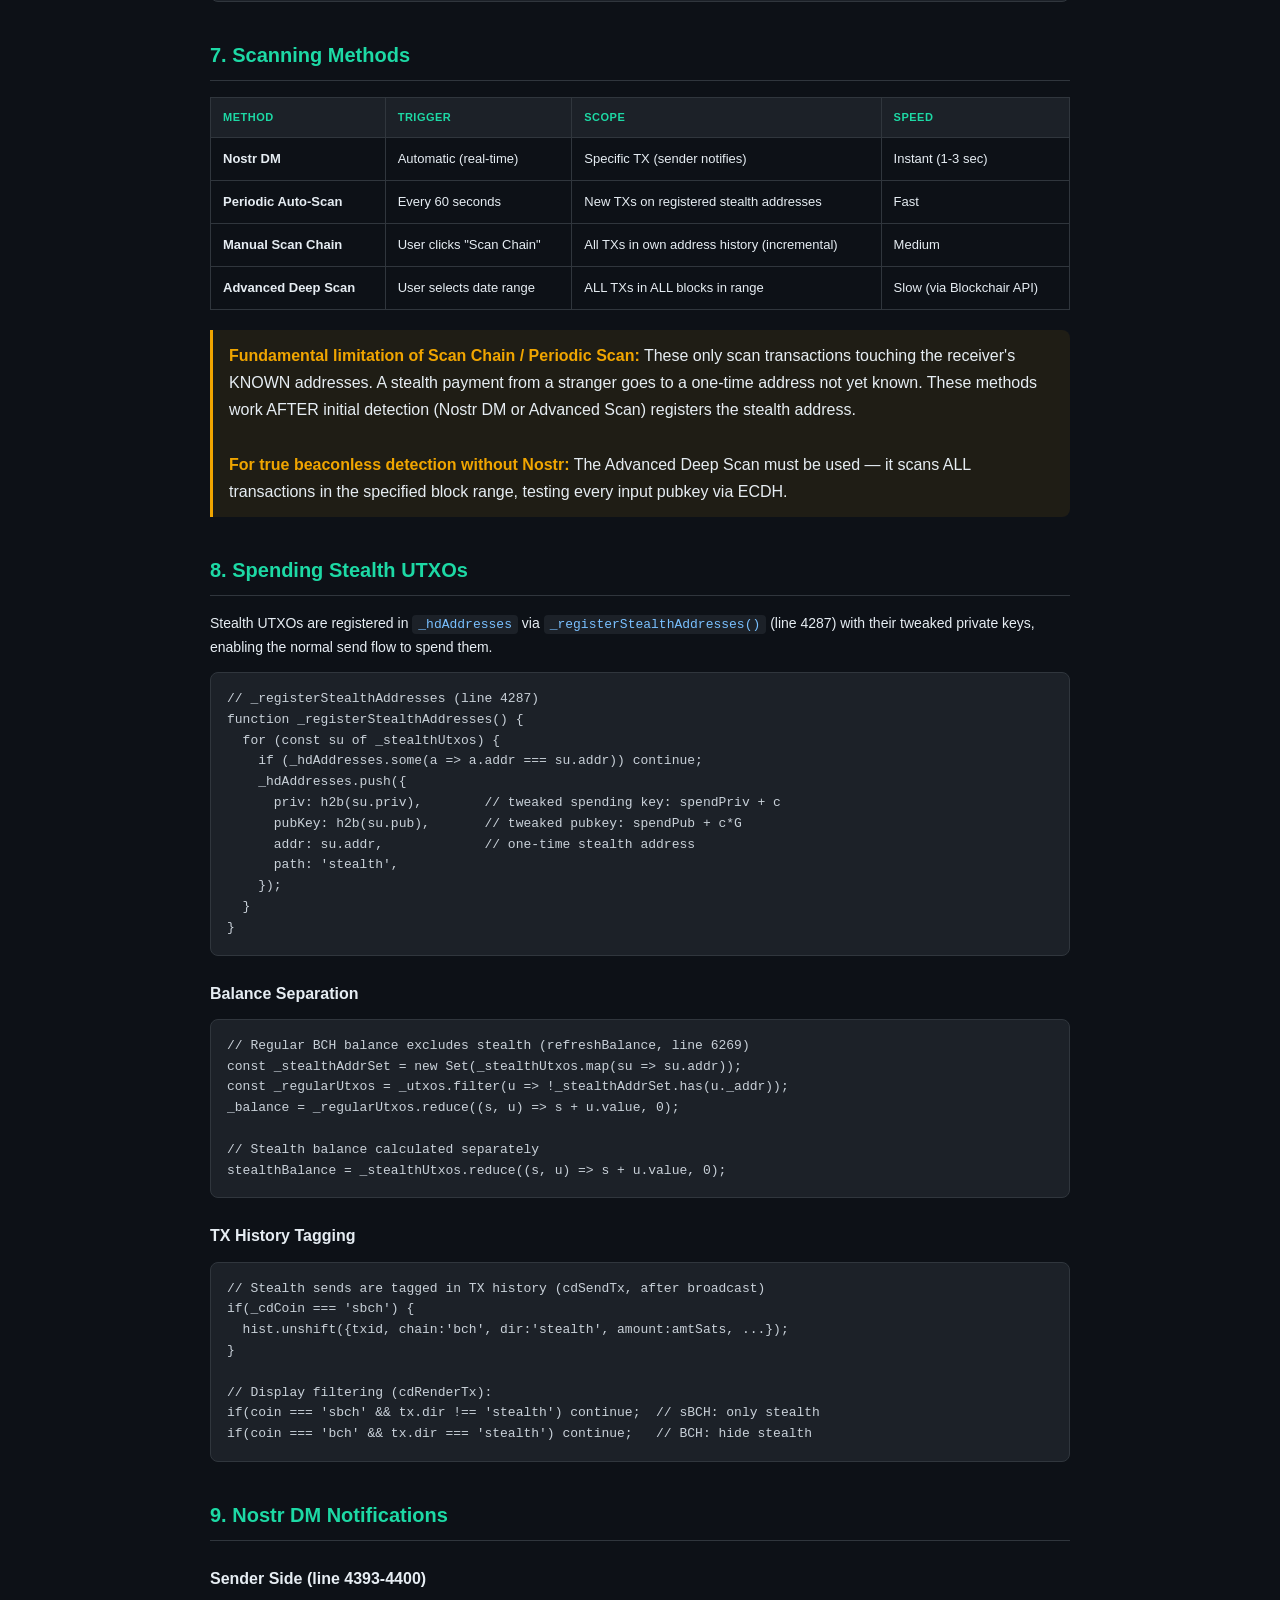
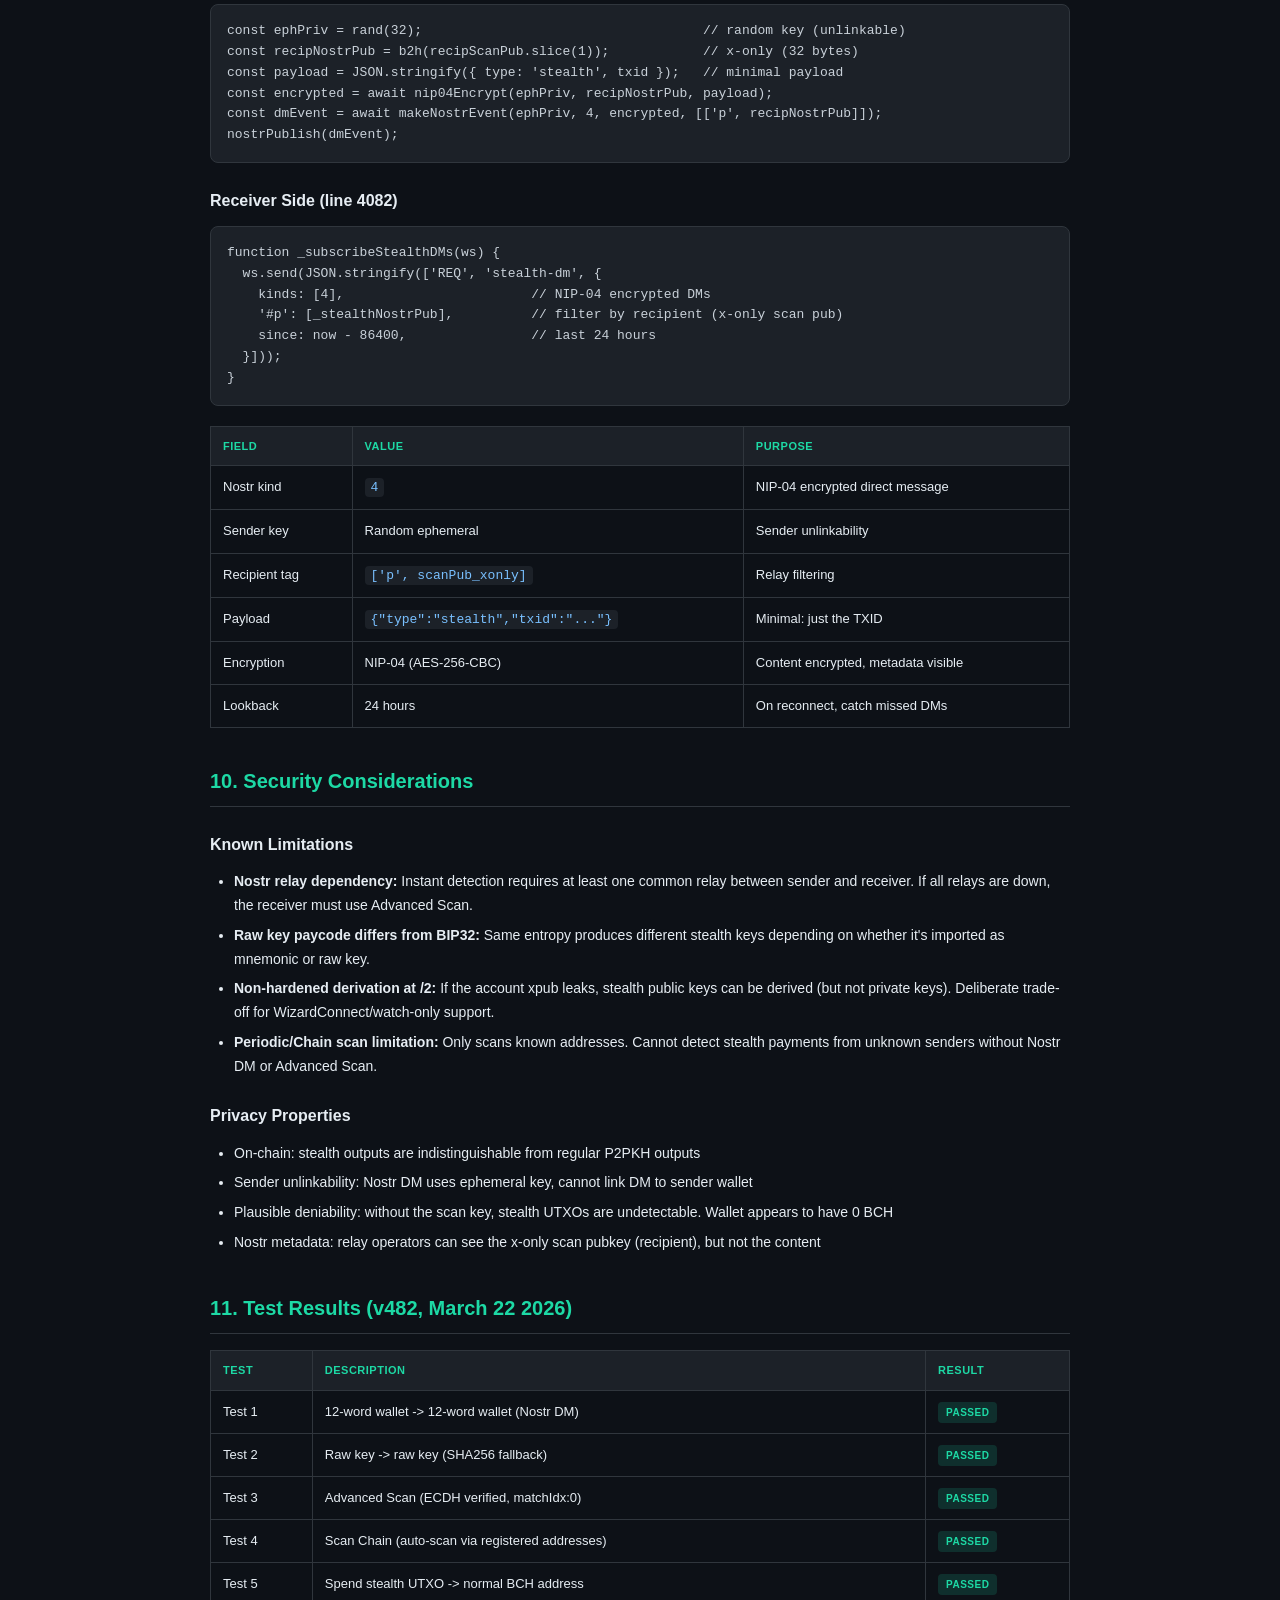
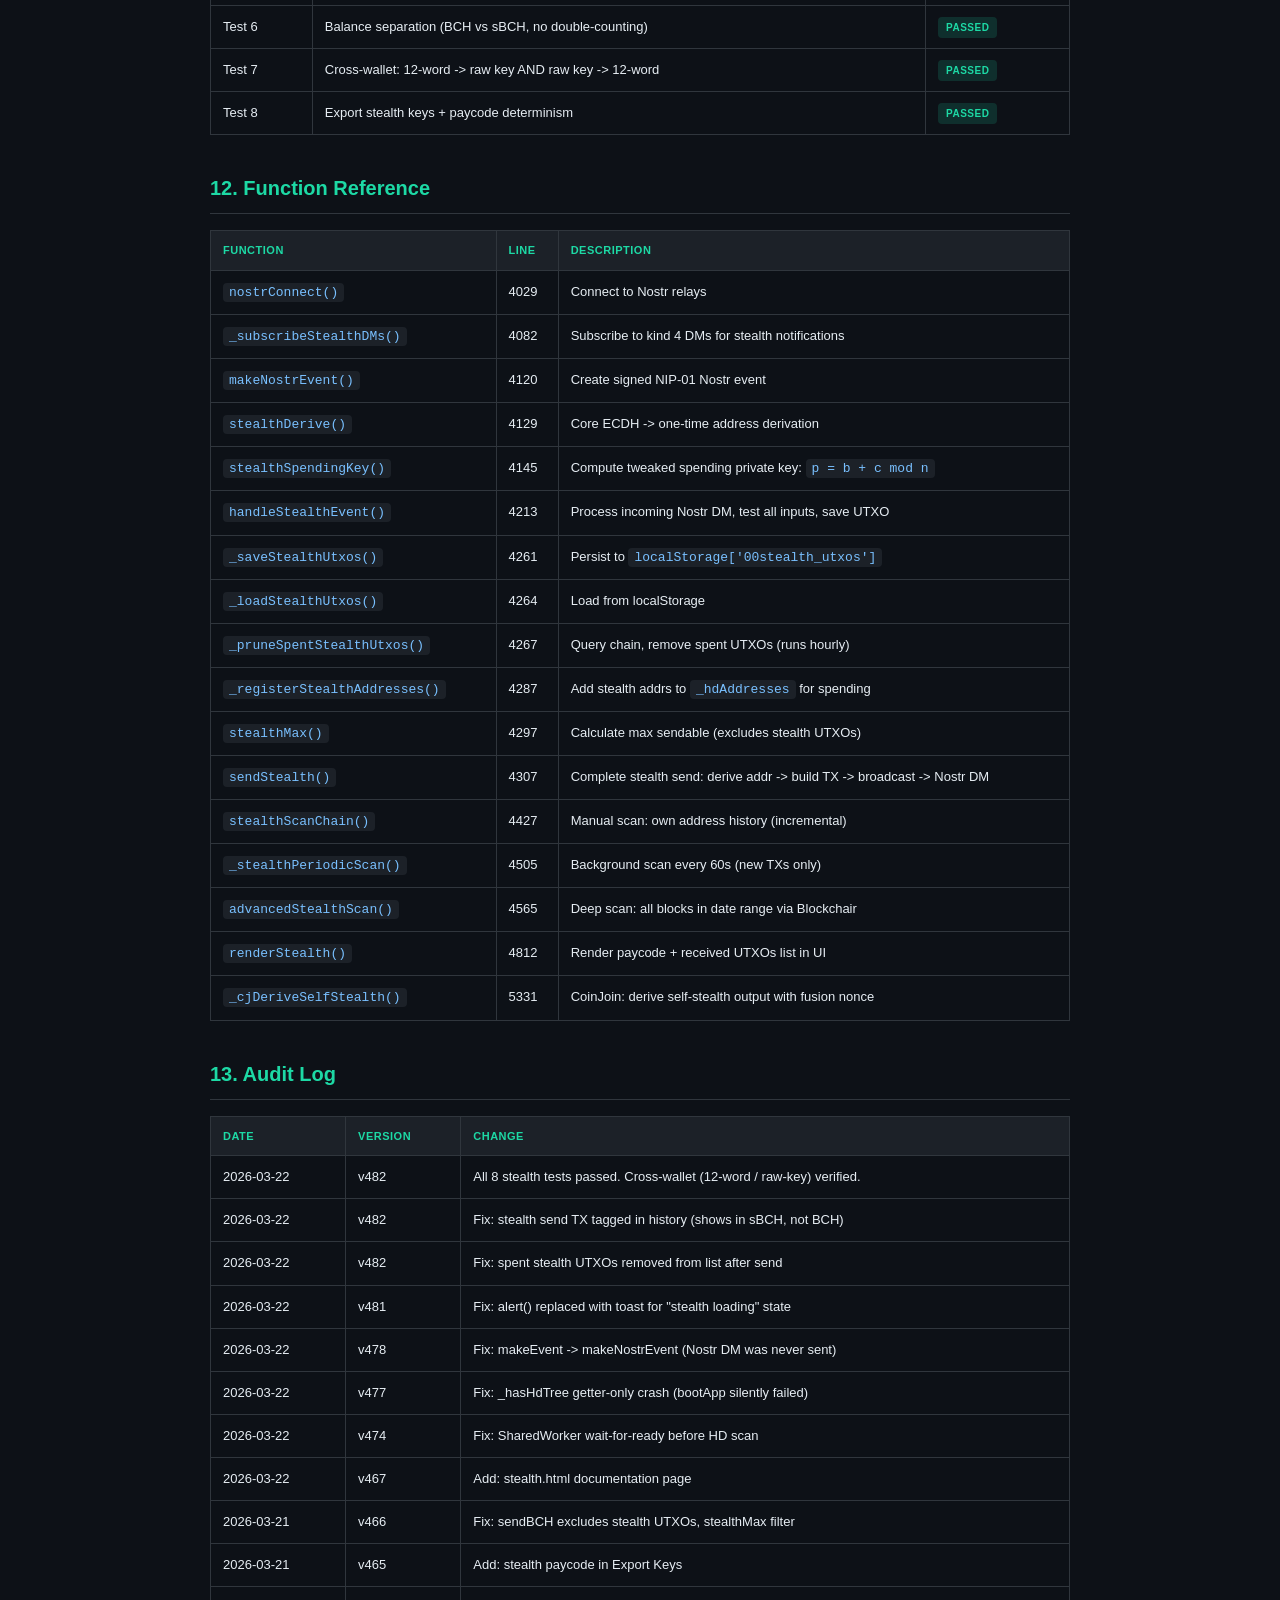
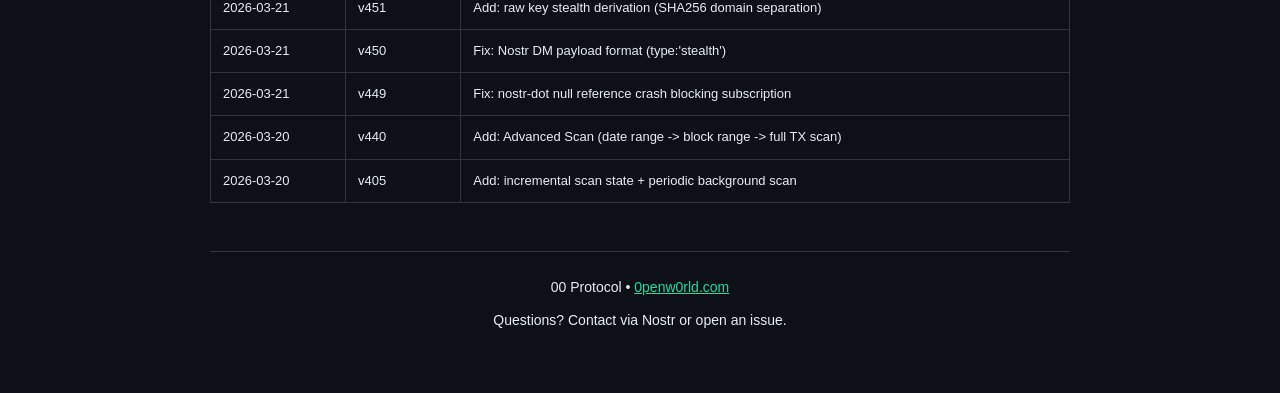
<file: landing/stealth.html>
<!DOCTYPE html>
<html lang="en">
<head>
<meta charset="UTF-8">
<meta name="viewport" content="width=device-width, initial-scale=1.0">
<title>00 Protocol — Stealth Address Specification</title>
<style>
  :root { --bg: #0d1117; --card: #161b22; --border: #30363d; --text: #e6edf3; --muted: #8b949e; --accent: #1DD9A5; --code-bg: #1c2128; --warn: #f0a500; --red: #ff6b6b; }
  * { margin: 0; padding: 0; box-sizing: border-box; }
  body { font-family: -apple-system, BlinkMacSystemFont, 'Segoe UI', sans-serif; background: var(--bg); color: var(--text); line-height: 1.7; padding: 0 20px 80px; }
  .container { max-width: 860px; margin: 0 auto; }
  header { padding: 40px 0 20px; border-bottom: 1px solid var(--border); margin-bottom: 32px; }
  header h1 { font-size: 28px; font-weight: 700; color: var(--accent); }
  header p { color: var(--muted); font-size: 14px; margin-top: 4px; }
  h2 { font-size: 20px; font-weight: 700; margin: 36px 0 16px; padding-bottom: 8px; border-bottom: 1px solid var(--border); color: var(--accent); }
  h3 { font-size: 16px; font-weight: 600; margin: 24px 0 12px; color: var(--text); }
  p, li { font-size: 14px; color: var(--text); margin-bottom: 10px; }
  ul, ol { padding-left: 24px; margin-bottom: 16px; }
  li { margin-bottom: 6px; }
  code { background: var(--code-bg); padding: 2px 6px; border-radius: 4px; font-size: 13px; font-family: 'SF Mono', 'Fira Code', monospace; color: #79c0ff; }
  pre { background: var(--code-bg); border: 1px solid var(--border); border-radius: 8px; padding: 16px; overflow-x: auto; margin: 12px 0 20px; font-size: 13px; line-height: 1.6; }
  pre code { background: none; padding: 0; color: #c9d1d9; }
  .card { background: var(--card); border: 1px solid var(--border); border-radius: 10px; padding: 20px; margin: 16px 0; }
  table { width: 100%; border-collapse: collapse; margin: 12px 0 20px; font-size: 13px; }
  th { text-align: left; padding: 10px 12px; background: var(--code-bg); border: 1px solid var(--border); font-weight: 600; color: var(--accent); font-size: 11px; text-transform: uppercase; letter-spacing: 0.5px; }
  td { padding: 10px 12px; border: 1px solid var(--border); vertical-align: top; }
  .warn { background: rgba(240,165,0,.08); border-left: 3px solid var(--warn); padding: 12px 16px; border-radius: 0 8px 8px 0; margin: 12px 0; }
  .warn strong { color: var(--warn); }
  .ok { background: rgba(29,217,165,.08); border-left: 3px solid var(--accent); padding: 12px 16px; border-radius: 0 8px 8px 0; margin: 12px 0; }
  .ok strong { color: var(--accent); }
  .flow { display: flex; align-items: center; gap: 8px; flex-wrap: wrap; margin: 12px 0; font-size: 13px; }
  .flow span { background: var(--code-bg); padding: 6px 12px; border-radius: 6px; border: 1px solid var(--border); }
  .flow .arrow { background: none; border: none; color: var(--accent); font-weight: 700; }
  .toc { background: var(--card); border: 1px solid var(--border); border-radius: 10px; padding: 20px; margin: 20px 0; }
  .toc a { color: var(--accent); text-decoration: none; font-size: 13px; display: block; padding: 4px 0; }
  .toc a:hover { text-decoration: underline; }
  .tag { display: inline-block; font-size: 10px; font-weight: 700; padding: 2px 8px; border-radius: 4px; text-transform: uppercase; letter-spacing: 0.5px; }
  .tag-green { background: rgba(29,217,165,.15); color: var(--accent); }
  .tag-yellow { background: rgba(240,165,0,.15); color: var(--warn); }
  .tag-red { background: rgba(255,107,107,.15); color: var(--red); }
</style>
</head>
<body>
<div class="container">

<header>
  <h1>00 Protocol — Stealth Address Specification</h1>
  <p>Beaconless ECDH stealth addresses on Bitcoin Cash &bull; v1.1 &bull; March 2026</p>
  <p style="margin-top:8px"><a href="https://0penw0rld.com" style="color:var(--accent)">0penw0rld.com</a> &bull; Live implementation in <code>wallet.html</code></p>
</header>

<div class="toc">
  <strong style="font-size:12px;color:var(--muted);text-transform:uppercase;letter-spacing:1px">Table of Contents</strong>
  <a href="#overview">1. Overview</a>
  <a href="#key-derivation">2. Key Derivation</a>
  <a href="#paycode">3. Paycode Format</a>
  <a href="#ecdh">4. ECDH Derivation (stealthDerive)</a>
  <a href="#send-flow">5. Send Flow (Sender Side)</a>
  <a href="#receive-flow">6. Receive Flow (Receiver Side)</a>
  <a href="#scanning">7. Scanning Methods</a>
  <a href="#spending">8. Spending Stealth UTXOs</a>
  <a href="#nostr">9. Nostr DM Notifications</a>
  <a href="#security">10. Security Considerations</a>
  <a href="#tested">11. Test Results</a>
  <a href="#functions">12. Function Reference</a>
  <a href="#audit">13. Audit Log</a>
</div>

<h2 id="overview">1. Overview</h2>

<p>00 Protocol implements <strong>beaconless stealth addresses</strong> on Bitcoin Cash using ECDH (Elliptic Curve Diffie-Hellman) on secp256k1. No on-chain beacon (OP_RETURN) is needed. The sender derives a one-time address from the receiver's public stealth paycode, and notifies the receiver via an encrypted Nostr DM.</p>

<div class="card">
  <strong>Properties:</strong>
  <ul>
    <li><strong>Unlinkable</strong> — each payment creates a unique address with no on-chain link to the receiver</li>
    <li><strong>Beaconless</strong> — no OP_RETURN or notification transaction on-chain</li>
    <li><strong>Wallet-agnostic ECDH</strong> — <code>stealthDerive()</code> takes raw keys, agnostic to derivation source</li>
    <li><strong>Multi-wallet support</strong> — works with both BIP39 seed phrases AND raw hex keys</li>
    <li><strong>Cross-wallet tested</strong> — 12-word wallet can send to raw-key wallet and vice versa</li>
    <li><strong>Ephemeral sender identity</strong> — Nostr DM sent with a random key, unlinkable to sender wallet</li>
  </ul>
</div>

<div class="flow">
  <span>Receiver shares paycode</span>
  <span class="arrow">-></span>
  <span>Sender derives one-time addr</span>
  <span class="arrow">-></span>
  <span>Sender broadcasts TX</span>
  <span class="arrow">-></span>
  <span>Sender sends Nostr DM</span>
  <span class="arrow">-></span>
  <span>Receiver detects payment</span>
</div>

<h2 id="key-derivation">2. Key Derivation</h2>

<p>The stealth system requires two key pairs: <strong>scan</strong> (for detecting payments) and <strong>spend</strong> (for spending received funds). These are derived differently depending on the wallet type.</p>

<h3>Path A: BIP39 Mnemonic (12/24 words) <span class="tag tag-green">Recommended</span></h3>

<p>BIP352-style key derivation. Stealth keys live in a <strong>separate tree</strong> from the BIP44 wallet. Scan and spend are behind <strong>independent hardened gates</strong> — compromising the scan branch gives zero access to the spend branch.</p>

<pre><code>BIP352 stealth tree (separate from BIP44):
m/352'/145'/0'
  +-- 0'  spend  (HARDENED)           &lt;- isolated from scan
  |    +-- 0  spend key (non-hardened)
  +-- 1'  scan   (HARDENED)           &lt;- isolated from spend
       +-- 0  scan key  (non-hardened)

Full paths:
  spend: m/352'/145'/0'/0'/0
  scan:  m/352'/145'/0'/1'/0</code></pre>

<pre><code>// Implementation (wallet.html, lines 7204-7218)
const bip352     = deriveBip352Node(seed64);                              // m/352'/145'/0'
const spendBranch = _bip32Child(bip352.priv, bip352.chain, 0, true);     // /0' (HARDENED)
const scanBranch  = _bip32Child(bip352.priv, bip352.chain, 1, true);     // /1' (HARDENED)
const spendChild  = _bip32Child(spendBranch.priv, spendBranch.chain, 0, false);  // /0
const scanChild   = _bip32Child(scanBranch.priv, scanBranch.chain, 0, false);    // /0

_stealthSpendPriv = spendChild.priv;
_stealthSpendPub  = getPublicKey(spendChild.priv, true);
_stealthScanPriv  = scanChild.priv;
_stealthScanPub   = getPublicKey(scanChild.priv, true);
_stealthNostrPub  = b2h(_stealthScanPub.slice(1));  // x-only for Nostr</code></pre>

<div class="warn">
  <strong>Design Decision (BIP352):</strong> Scan and spend live in <strong>separate hardened branches</strong> under <code>m/352'/145'/0'</code>. If the scan xpub leaks, the attacker can detect stealth payments but <strong>cannot derive the spend key</strong>. If the spend xpub leaks, the attacker knows the spend pubkey but <strong>cannot scan for payments</strong>. This enables safe watch-only scanning and WizardConnect integration (wallet sends scan xpub to dapp).
</div>

<div class="ok">
  <strong>Recovery:</strong> Same seed phrase -> same stealth keys -> same paycode. Deterministic. Recoverable from backup.
</div>

<h3>Path B: Raw Private Key (hex) <span class="tag tag-green">Tested & Working</span></h3>

<p>When no BIP32 chain code is available (raw key import), stealth keys are derived via SHA256 with domain separation (inspired by <a href="https://app.umbra.cash" style="color:var(--accent)">Umbra/ERC-5564</a>):</p>

<pre><code>// Implementation (wallet.html, lines 7215-7229)
const enc = new TextEncoder();
_stealthScanPriv  = sha256(concat(enc.encode('bch-stealth-scan'), _bchPriv32));
_stealthSpendPriv = sha256(concat(enc.encode('bch-stealth-spend'), _bchPriv32));
_stealthScanPub   = secp256k1.getPublicKey(_stealthScanPriv, true);
_stealthSpendPub  = secp256k1.getPublicKey(_stealthSpendPriv, true);
_stealthNostrPub  = b2h(_stealthScanPub.slice(1));</code></pre>

<div class="ok">
  <strong>Deterministic:</strong> Same raw key -> same SHA256 -> same stealth keys -> same paycode. Verified: disconnect/reconnect produces identical paycode.
</div>

<div class="warn">
  <strong>Important:</strong> The paycode generated from a raw key is <strong>different</strong> from the paycode generated from the same seed via BIP32. A user cannot switch between methods and keep the same paycode. Cross-wallet stealth (12-word to raw-key) is tested and works because the ECDH is key-agnostic.
</div>

<h3>Path C: WalletConnect / Ledger / Trezor <span class="tag tag-red">Not Yet Implemented</span></h3>

<p>Two approaches under consideration:</p>

<table>
  <tr><th>Approach</th><th>Method</th><th>Pros</th><th>Cons</th></tr>
  <tr>
    <td><strong>Option A: WizardConnect xpub</strong></td>
    <td>Wallet sends stealth xpubs from <code>m/352'/145'/0'/0'</code> (spend) and <code>m/352'/145'/0'/1'</code> (scan) during handshake. Dapp derives child /0 locally.</td>
    <td>100% HD, no signature needed, deterministic</td>
    <td>Requires PR to WizardConnect protocol</td>
  </tr>
  <tr>
    <td><strong>Option B: signMessage</strong></td>
    <td><code>sig = signMessage("BCH-stealth-keygen-v1", path="m/44'/145'/0'/0/0")</code><br><code>scanPriv = SHA256("bch-stealth-scan" || canonicalize(sig))</code></td>
    <td>Works with any wallet that supports message signing</td>
    <td>Fragile: depends on signing format, path, low-S normalization</td>
  </tr>
</table>

<h2 id="paycode">3. Paycode Format</h2>

<pre><code>stealth:&lt;scan_pub_33bytes_hex&gt;&lt;spend_pub_33bytes_hex&gt;

Total: "stealth:" + 132 hex characters (66 bytes)

Example:
stealth:033b82fb81bb3261a837d322c548136ed8f4db48059d6c256a6c844718ef46e8e8
        02b5b95e9595222b666f29b3b1719c0eb8b6fbcb810542f542f1f3d388c779f6e7
        |______________ scan_pub ______________||_____________ spend_pub ______________|</code></pre>

<table>
  <tr><th>Field</th><th>Size</th><th>Description</th></tr>
  <tr><td>Prefix</td><td>8 chars</td><td><code>stealth:</code></td></tr>
  <tr><td>Scan pubkey</td><td>66 hex (33 bytes)</td><td>Compressed secp256k1 public key for ECDH shared secret</td></tr>
  <tr><td>Spend pubkey</td><td>66 hex (33 bytes)</td><td>Compressed secp256k1 public key for address derivation</td></tr>
</table>

<h2 id="ecdh">4. ECDH Derivation (<code>stealthDerive</code>)</h2>

<p>The core derivation function. Takes raw keys as input — completely agnostic to the key source (BIP32, SHA256, hardware wallet, etc.).</p>

<pre><code>// wallet.html, line 4129
function stealthDerive(senderPriv, senderPub, recipScanPub, recipSpendPub, outpointBytes) {

  // Step 1: ECDH shared secret
  const sharedPoint = senderPriv
    ? secp256k1.getSharedSecret(senderPriv, recipScanPub)   // SENDER side
    : secp256k1.getSharedSecret(_stealthScanPriv, senderPub); // RECEIVER side

  // Step 2: Extract x-coordinate (drop the prefix byte)
  const sharedX = sharedPoint.slice(1, 33);  // 32 bytes

  // Step 3: Derive tweak scalar c
  const c = sha256(concat(sha256(sharedX), outpointBytes));
  const cBig = BigInt('0x' + b2h(c)) % N_SECP;

  // Step 4: Compute stealth public key: P = B_spend + c*G
  const spendPoint = secp256k1.ProjectivePoint.fromHex(recipSpendPub);
  const tweakPoint = secp256k1.ProjectivePoint.BASE.multiply(cBig);
  const stealthPoint = spendPoint.add(tweakPoint);
  const stealthPub = stealthPoint.toRawBytes(true);  // 33 bytes compressed

  // Step 5: Convert to BCH CashAddr
  const stealthAddr = pubHashToCashAddr(Array.from(ripemd160(sha256(stealthPub))));

  return { addr: stealthAddr, pub: stealthPub, cBig };
}</code></pre>

<h3>ECDH Symmetry Proof</h3>
<pre><code>Sender:   ECDH(senderPriv, recipScanPub) = senderPriv * scanPub
        = senderPriv * (scanPriv * G) = senderPriv * scanPriv * G

Receiver: ECDH(scanPriv, senderPub)     = scanPriv * senderPub
        = scanPriv * (senderPriv * G)   = scanPriv * senderPriv * G

Both produce the SAME point: senderPriv * scanPriv * G  (verified in tests)</code></pre>

<h3>Tweak Derivation</h3>
<pre><code>c = SHA256( SHA256(sharedX) || outpointBytes )

Where:
  sharedX      = x-coordinate of ECDH shared point (32 bytes)
  outpointBytes = prevTxID_LE (32 bytes) || prevVout_LE (4 bytes)
  ||           = byte concatenation

The double-hash (SHA256 of SHA256(sharedX)) provides domain separation.</code></pre>

<h3>Spending Key Derivation</h3>
<pre><code>// wallet.html, line 4145
function stealthSpendingKey(spendPriv, cBig) {
  const bBig = BigInt('0x' + b2h(spendPriv));
  const pBig = (bBig + cBig) % N_SECP;         // p = b + c mod n
  return h2b(pBig.toString(16).padStart(64, '0'));
}

// Verification: p*G = (b+c)*G = b*G + c*G = B_spend + c*G = stealthPub</code></pre>

<h2 id="send-flow">5. Send Flow (Sender Side)</h2>

<p>File: <code>wallet.html</code>, function <code>sendStealth()</code>, line 4307</p>

<ol>
  <li><strong>Parse paycode</strong> — extract <code>recipScanPub</code> (33 bytes) and <code>recipSpendPub</code> (33 bytes), validate as secp256k1 points</li>
  <li><strong>Validate</strong> — amount >= 546 sats (dust limit)</li>
  <li><strong>Select UTXOs</strong> — greedy selection from <em>regular</em> UTXOs only (stealth UTXOs excluded via <code>stealthAddrSet</code> filter)</li>
  <li><strong>Get sender key</strong> — use first selected UTXO's private key for ECDH: <code>firstUtxo._priv || _bchPriv32</code></li>
  <li><strong>Construct outpoint</strong> — <code>h2b(firstUtxo.txid).reverse() || u32LE(firstUtxo.vout)</code></li>
  <li><strong>Derive one-time address</strong> — <code>stealthDerive(senderPriv, null, recipScanPub, recipSpendPub, outpoint)</code></li>
  <li><strong>Build transaction</strong> — P2PKH output to stealth address + change output, sign with ECDSA DER + sighash 0x41 (FORKID)</li>
  <li><strong>Broadcast</strong> — via Fulcrum <code>blockchain.transaction.broadcast</code></li>
  <li><strong>Notify via Nostr</strong> — encrypted DM with <code>{type:'stealth', txid}</code> using ephemeral key</li>
</ol>

<pre><code>// Step 4-6 (lines 4354-4361)
const senderPriv = firstUtxo._priv || _bchPriv32;
const outpoint = concat(h2b(firstUtxo.txid).reverse(), u32LE(firstUtxo.vout));
const { addr, pub } = stealthDerive(senderPriv, null, recipScanPub, recipSpendPub, outpoint);

// Step 9: Nostr DM (lines 4395-4400)
const ephPriv = rand(32);                                    // random key (unlinkable)
const recipNostrPub = b2h(recipScanPub.slice(1));            // x-only (32 bytes)
const payload = JSON.stringify({ type: 'stealth', txid });
const encrypted = await nip04Encrypt(ephPriv, recipNostrPub, payload);
const dmEvent = await makeNostrEvent(ephPriv, 4, encrypted, [['p', recipNostrPub]]);
nostrPublish(dmEvent);</code></pre>

<div class="warn">
  <strong>Input ordering:</strong> The ECDH uses the <strong>first selected UTXO</strong>'s key. UTXOs are sorted by value (descending), so the largest UTXO becomes the first input. The receiver's <code>handleStealthEvent</code> tests ALL input pubkeys for robustness.
</div>

<h2 id="receive-flow">6. Receive Flow (Receiver Side)</h2>

<p>The receiver uses the sender's <strong>input public key</strong> (extracted from the transaction's scriptSig) and their own <strong>scan private key</strong> to compute the same ECDH shared secret.</p>

<h3>Detection Algorithm (handleStealthEvent, line 4213)</h3>
<pre><code>For each incoming Nostr DM (kind 4):
  1. Decrypt NIP-04 content with scanPriv
  2. Parse JSON: extract txid
  3. Fetch raw TX hex via Fulcrum
  4. Extract ALL input pubkeys (parseTxAllInputPubkeys)
  5. For each input pubkey:
     a. Compute ECDH(scanPriv, inputPubkey) -> sharedSecret
     b. Extract outpoint (prevTxID_LE || prevVout_LE)
     c. Compute tweak: c = SHA256(SHA256(sharedX) || outpoint)
     d. Derive stealth pubkey: P = spendPub + c*G
     e. Compute P2PKH script from hash160(P)
     f. Compare with each output script
     g. If match -> STEALTH PAYMENT DETECTED
        - Compute spending key: p = spendPriv + c mod n
        - Store {txid, vout, value, priv, pub, addr, from, ts}</code></pre>

<h2 id="scanning">7. Scanning Methods</h2>

<table>
  <tr><th>Method</th><th>Trigger</th><th>Scope</th><th>Speed</th></tr>
  <tr>
    <td><strong>Nostr DM</strong></td>
    <td>Automatic (real-time)</td>
    <td>Specific TX (sender notifies)</td>
    <td>Instant (1-3 sec)</td>
  </tr>
  <tr>
    <td><strong>Periodic Auto-Scan</strong></td>
    <td>Every 60 seconds</td>
    <td>New TXs on registered stealth addresses</td>
    <td>Fast</td>
  </tr>
  <tr>
    <td><strong>Manual Scan Chain</strong></td>
    <td>User clicks "Scan Chain"</td>
    <td>All TXs in own address history (incremental)</td>
    <td>Medium</td>
  </tr>
  <tr>
    <td><strong>Advanced Deep Scan</strong></td>
    <td>User selects date range</td>
    <td>ALL TXs in ALL blocks in range</td>
    <td>Slow (via Blockchair API)</td>
  </tr>
</table>

<div class="warn">
  <strong>Fundamental limitation of Scan Chain / Periodic Scan:</strong> These only scan transactions touching the receiver's KNOWN addresses. A stealth payment from a stranger goes to a one-time address not yet known. These methods work AFTER initial detection (Nostr DM or Advanced Scan) registers the stealth address.
  <br><br>
  <strong>For true beaconless detection without Nostr:</strong> The Advanced Deep Scan must be used — it scans ALL transactions in the specified block range, testing every input pubkey via ECDH.
</div>

<h2 id="spending">8. Spending Stealth UTXOs</h2>

<p>Stealth UTXOs are registered in <code>_hdAddresses</code> via <code>_registerStealthAddresses()</code> (line 4287) with their tweaked private keys, enabling the normal send flow to spend them.</p>

<pre><code>// _registerStealthAddresses (line 4287)
function _registerStealthAddresses() {
  for (const su of _stealthUtxos) {
    if (_hdAddresses.some(a => a.addr === su.addr)) continue;
    _hdAddresses.push({
      priv: h2b(su.priv),        // tweaked spending key: spendPriv + c
      pubKey: h2b(su.pub),       // tweaked pubkey: spendPub + c*G
      addr: su.addr,             // one-time stealth address
      path: 'stealth',
    });
  }
}</code></pre>

<h3>Balance Separation</h3>
<pre><code>// Regular BCH balance excludes stealth (refreshBalance, line 6269)
const _stealthAddrSet = new Set(_stealthUtxos.map(su => su.addr));
const _regularUtxos = _utxos.filter(u => !_stealthAddrSet.has(u._addr));
_balance = _regularUtxos.reduce((s, u) => s + u.value, 0);

// Stealth balance calculated separately
stealthBalance = _stealthUtxos.reduce((s, u) => s + u.value, 0);</code></pre>

<h3>TX History Tagging</h3>
<pre><code>// Stealth sends are tagged in TX history (cdSendTx, after broadcast)
if(_cdCoin === 'sbch') {
  hist.unshift({txid, chain:'bch', dir:'stealth', amount:amtSats, ...});
}

// Display filtering (cdRenderTx):
if(coin === 'sbch' && tx.dir !== 'stealth') continue;  // sBCH: only stealth
if(coin === 'bch' && tx.dir === 'stealth') continue;   // BCH: hide stealth</code></pre>

<h2 id="nostr">9. Nostr DM Notifications</h2>

<h3>Sender Side (line 4393-4400)</h3>
<pre><code>const ephPriv = rand(32);                                    // random key (unlinkable)
const recipNostrPub = b2h(recipScanPub.slice(1));            // x-only (32 bytes)
const payload = JSON.stringify({ type: 'stealth', txid });   // minimal payload
const encrypted = await nip04Encrypt(ephPriv, recipNostrPub, payload);
const dmEvent = await makeNostrEvent(ephPriv, 4, encrypted, [['p', recipNostrPub]]);
nostrPublish(dmEvent);</code></pre>

<h3>Receiver Side (line 4082)</h3>
<pre><code>function _subscribeStealthDMs(ws) {
  ws.send(JSON.stringify(['REQ', 'stealth-dm', {
    kinds: [4],                        // NIP-04 encrypted DMs
    '#p': [_stealthNostrPub],          // filter by recipient (x-only scan pub)
    since: now - 86400,                // last 24 hours
  }]));
}</code></pre>

<table>
  <tr><th>Field</th><th>Value</th><th>Purpose</th></tr>
  <tr><td>Nostr kind</td><td><code>4</code></td><td>NIP-04 encrypted direct message</td></tr>
  <tr><td>Sender key</td><td>Random ephemeral</td><td>Sender unlinkability</td></tr>
  <tr><td>Recipient tag</td><td><code>['p', scanPub_xonly]</code></td><td>Relay filtering</td></tr>
  <tr><td>Payload</td><td><code>{"type":"stealth","txid":"..."}</code></td><td>Minimal: just the TXID</td></tr>
  <tr><td>Encryption</td><td>NIP-04 (AES-256-CBC)</td><td>Content encrypted, metadata visible</td></tr>
  <tr><td>Lookback</td><td>24 hours</td><td>On reconnect, catch missed DMs</td></tr>
</table>

<h2 id="security">10. Security Considerations</h2>

<h3>Known Limitations</h3>
<ul>
  <li><strong>Nostr relay dependency:</strong> Instant detection requires at least one common relay between sender and receiver. If all relays are down, the receiver must use Advanced Scan.</li>
  <li><strong>Raw key paycode differs from BIP32:</strong> Same entropy produces different stealth keys depending on whether it's imported as mnemonic or raw key.</li>
  <li><strong>Non-hardened derivation at /2:</strong> If the account xpub leaks, stealth public keys can be derived (but not private keys). Deliberate trade-off for WizardConnect/watch-only support.</li>
  <li><strong>Periodic/Chain scan limitation:</strong> Only scans known addresses. Cannot detect stealth payments from unknown senders without Nostr DM or Advanced Scan.</li>
</ul>

<h3>Privacy Properties</h3>
<ul>
  <li>On-chain: stealth outputs are indistinguishable from regular P2PKH outputs</li>
  <li>Sender unlinkability: Nostr DM uses ephemeral key, cannot link DM to sender wallet</li>
  <li>Plausible deniability: without the scan key, stealth UTXOs are undetectable. Wallet appears to have 0 BCH</li>
  <li>Nostr metadata: relay operators can see the x-only scan pubkey (recipient), but not the content</li>
</ul>

<h2 id="tested">11. Test Results (v482, March 22 2026)</h2>

<table>
  <tr><th>Test</th><th>Description</th><th>Result</th></tr>
  <tr><td>Test 1</td><td>12-word wallet -> 12-word wallet (Nostr DM)</td><td><span class="tag tag-green">PASSED</span></td></tr>
  <tr><td>Test 2</td><td>Raw key -> raw key (SHA256 fallback)</td><td><span class="tag tag-green">PASSED</span></td></tr>
  <tr><td>Test 3</td><td>Advanced Scan (ECDH verified, matchIdx:0)</td><td><span class="tag tag-green">PASSED</span></td></tr>
  <tr><td>Test 4</td><td>Scan Chain (auto-scan via registered addresses)</td><td><span class="tag tag-green">PASSED</span></td></tr>
  <tr><td>Test 5</td><td>Spend stealth UTXO -> normal BCH address</td><td><span class="tag tag-green">PASSED</span></td></tr>
  <tr><td>Test 6</td><td>Balance separation (BCH vs sBCH, no double-counting)</td><td><span class="tag tag-green">PASSED</span></td></tr>
  <tr><td>Test 7</td><td>Cross-wallet: 12-word -> raw key AND raw key -> 12-word</td><td><span class="tag tag-green">PASSED</span></td></tr>
  <tr><td>Test 8</td><td>Export stealth keys + paycode determinism</td><td><span class="tag tag-green">PASSED</span></td></tr>
</table>

<h2 id="functions">12. Function Reference</h2>

<table>
  <tr><th>Function</th><th>Line</th><th>Description</th></tr>
  <tr><td><code>nostrConnect()</code></td><td>4029</td><td>Connect to Nostr relays</td></tr>
  <tr><td><code>_subscribeStealthDMs()</code></td><td>4082</td><td>Subscribe to kind 4 DMs for stealth notifications</td></tr>
  <tr><td><code>makeNostrEvent()</code></td><td>4120</td><td>Create signed NIP-01 Nostr event</td></tr>
  <tr><td><code>stealthDerive()</code></td><td>4129</td><td>Core ECDH -> one-time address derivation</td></tr>
  <tr><td><code>stealthSpendingKey()</code></td><td>4145</td><td>Compute tweaked spending private key: <code>p = b + c mod n</code></td></tr>
  <tr><td><code>handleStealthEvent()</code></td><td>4213</td><td>Process incoming Nostr DM, test all inputs, save UTXO</td></tr>
  <tr><td><code>_saveStealthUtxos()</code></td><td>4261</td><td>Persist to <code>localStorage['00stealth_utxos']</code></td></tr>
  <tr><td><code>_loadStealthUtxos()</code></td><td>4264</td><td>Load from localStorage</td></tr>
  <tr><td><code>_pruneSpentStealthUtxos()</code></td><td>4267</td><td>Query chain, remove spent UTXOs (runs hourly)</td></tr>
  <tr><td><code>_registerStealthAddresses()</code></td><td>4287</td><td>Add stealth addrs to <code>_hdAddresses</code> for spending</td></tr>
  <tr><td><code>stealthMax()</code></td><td>4297</td><td>Calculate max sendable (excludes stealth UTXOs)</td></tr>
  <tr><td><code>sendStealth()</code></td><td>4307</td><td>Complete stealth send: derive addr -> build TX -> broadcast -> Nostr DM</td></tr>
  <tr><td><code>stealthScanChain()</code></td><td>4427</td><td>Manual scan: own address history (incremental)</td></tr>
  <tr><td><code>_stealthPeriodicScan()</code></td><td>4505</td><td>Background scan every 60s (new TXs only)</td></tr>
  <tr><td><code>advancedStealthScan()</code></td><td>4565</td><td>Deep scan: all blocks in date range via Blockchair</td></tr>
  <tr><td><code>renderStealth()</code></td><td>4812</td><td>Render paycode + received UTXOs list in UI</td></tr>
  <tr><td><code>_cjDeriveSelfStealth()</code></td><td>5331</td><td>CoinJoin: derive self-stealth output with fusion nonce</td></tr>
</table>

<h2 id="audit">13. Audit Log</h2>

<table>
  <tr><th>Date</th><th>Version</th><th>Change</th></tr>
  <tr><td>2026-03-22</td><td>v482</td><td>All 8 stealth tests passed. Cross-wallet (12-word / raw-key) verified.</td></tr>
  <tr><td>2026-03-22</td><td>v482</td><td>Fix: stealth send TX tagged in history (shows in sBCH, not BCH)</td></tr>
  <tr><td>2026-03-22</td><td>v482</td><td>Fix: spent stealth UTXOs removed from list after send</td></tr>
  <tr><td>2026-03-22</td><td>v481</td><td>Fix: alert() replaced with toast for "stealth loading" state</td></tr>
  <tr><td>2026-03-22</td><td>v478</td><td>Fix: makeEvent -> makeNostrEvent (Nostr DM was never sent)</td></tr>
  <tr><td>2026-03-22</td><td>v477</td><td>Fix: _hasHdTree getter-only crash (bootApp silently failed)</td></tr>
  <tr><td>2026-03-22</td><td>v474</td><td>Fix: SharedWorker wait-for-ready before HD scan</td></tr>
  <tr><td>2026-03-22</td><td>v467</td><td>Add: stealth.html documentation page</td></tr>
  <tr><td>2026-03-21</td><td>v466</td><td>Fix: sendBCH excludes stealth UTXOs, stealthMax filter</td></tr>
  <tr><td>2026-03-21</td><td>v465</td><td>Add: stealth paycode in Export Keys</td></tr>
  <tr><td>2026-03-21</td><td>v451</td><td>Add: raw key stealth derivation (SHA256 domain separation)</td></tr>
  <tr><td>2026-03-21</td><td>v450</td><td>Fix: Nostr DM payload format (type:'stealth')</td></tr>
  <tr><td>2026-03-21</td><td>v449</td><td>Fix: nostr-dot null reference crash blocking subscription</td></tr>
  <tr><td>2026-03-20</td><td>v440</td><td>Add: Advanced Scan (date range -> block range -> full TX scan)</td></tr>
  <tr><td>2026-03-20</td><td>v405</td><td>Add: incremental scan state + periodic background scan</td></tr>
</table>

<div style="margin-top:48px;padding-top:24px;border-top:1px solid var(--border);text-align:center;color:var(--muted);font-size:12px">
  <p>00 Protocol &bull; <a href="https://0penw0rld.com" style="color:var(--accent)">0penw0rld.com</a></p>
  <p>Questions? Contact via Nostr or open an issue.</p>
</div>

</div>
</body>
</html>
</file>
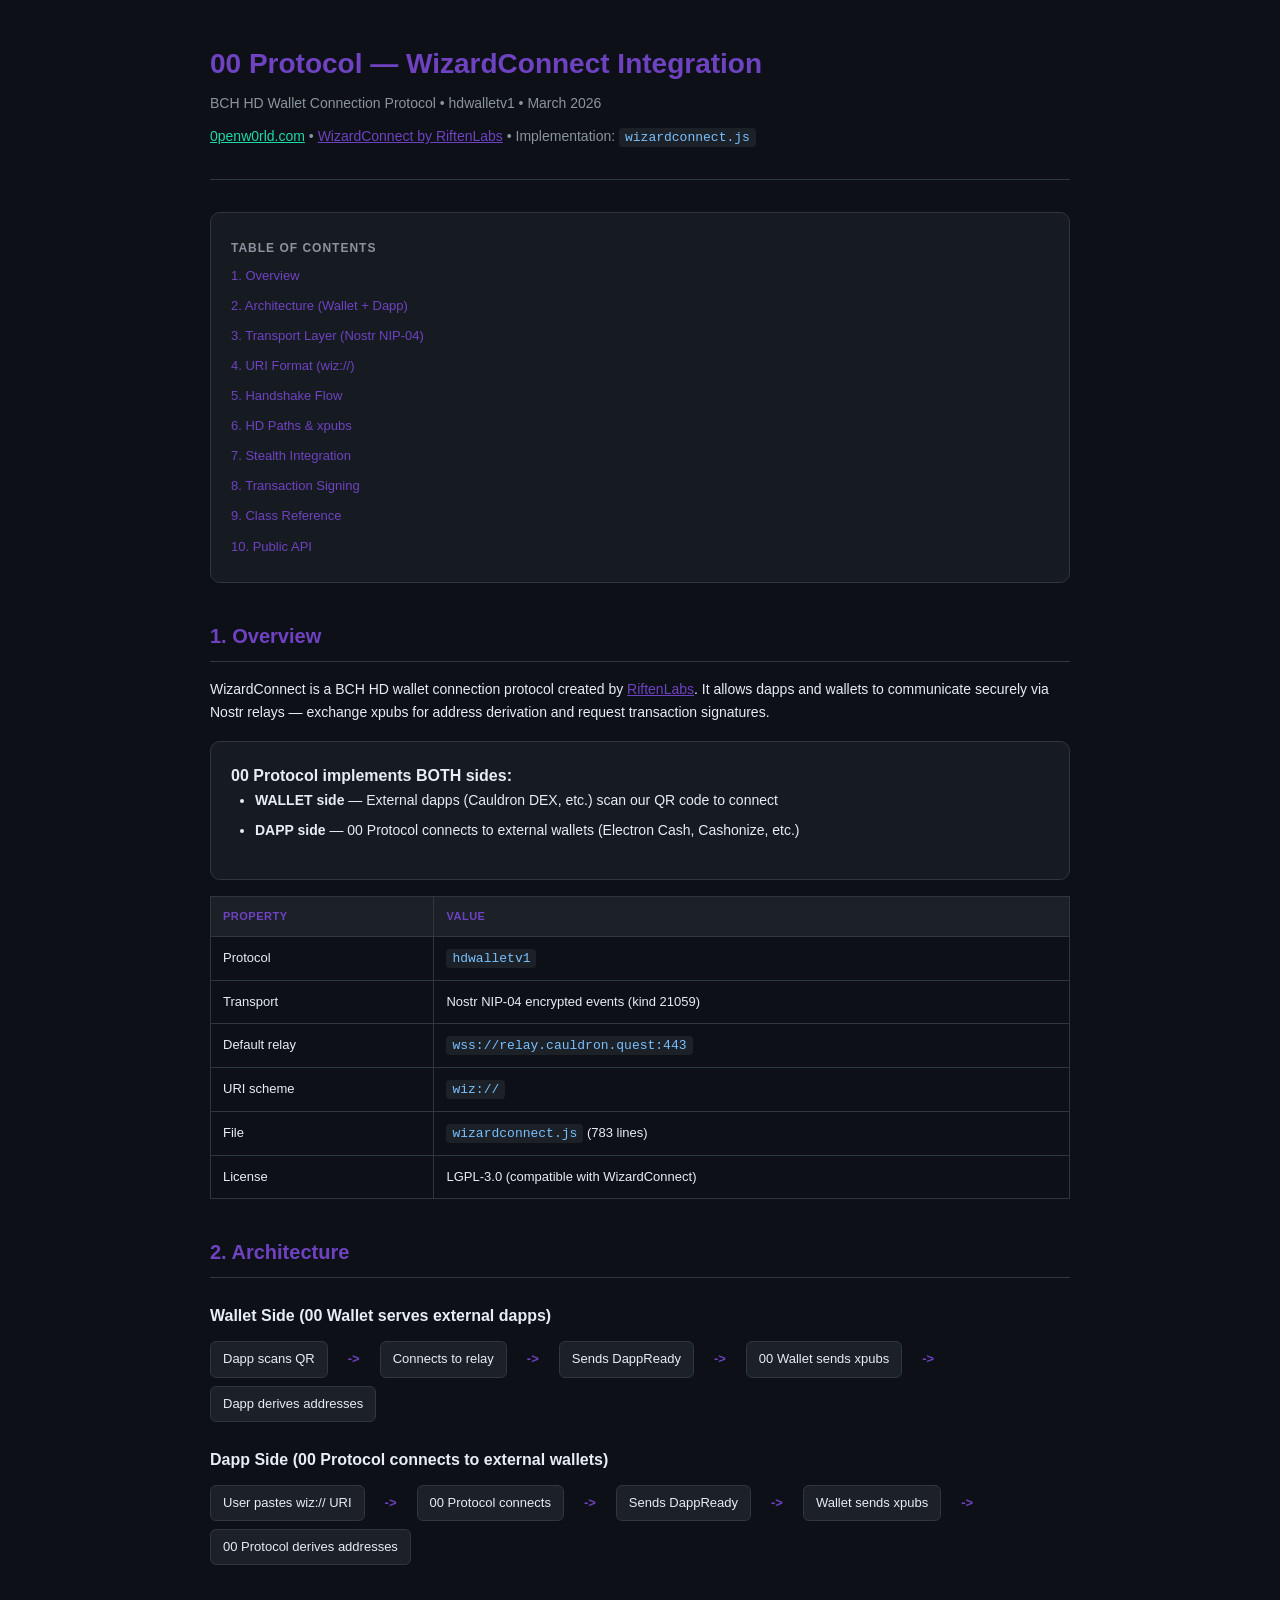
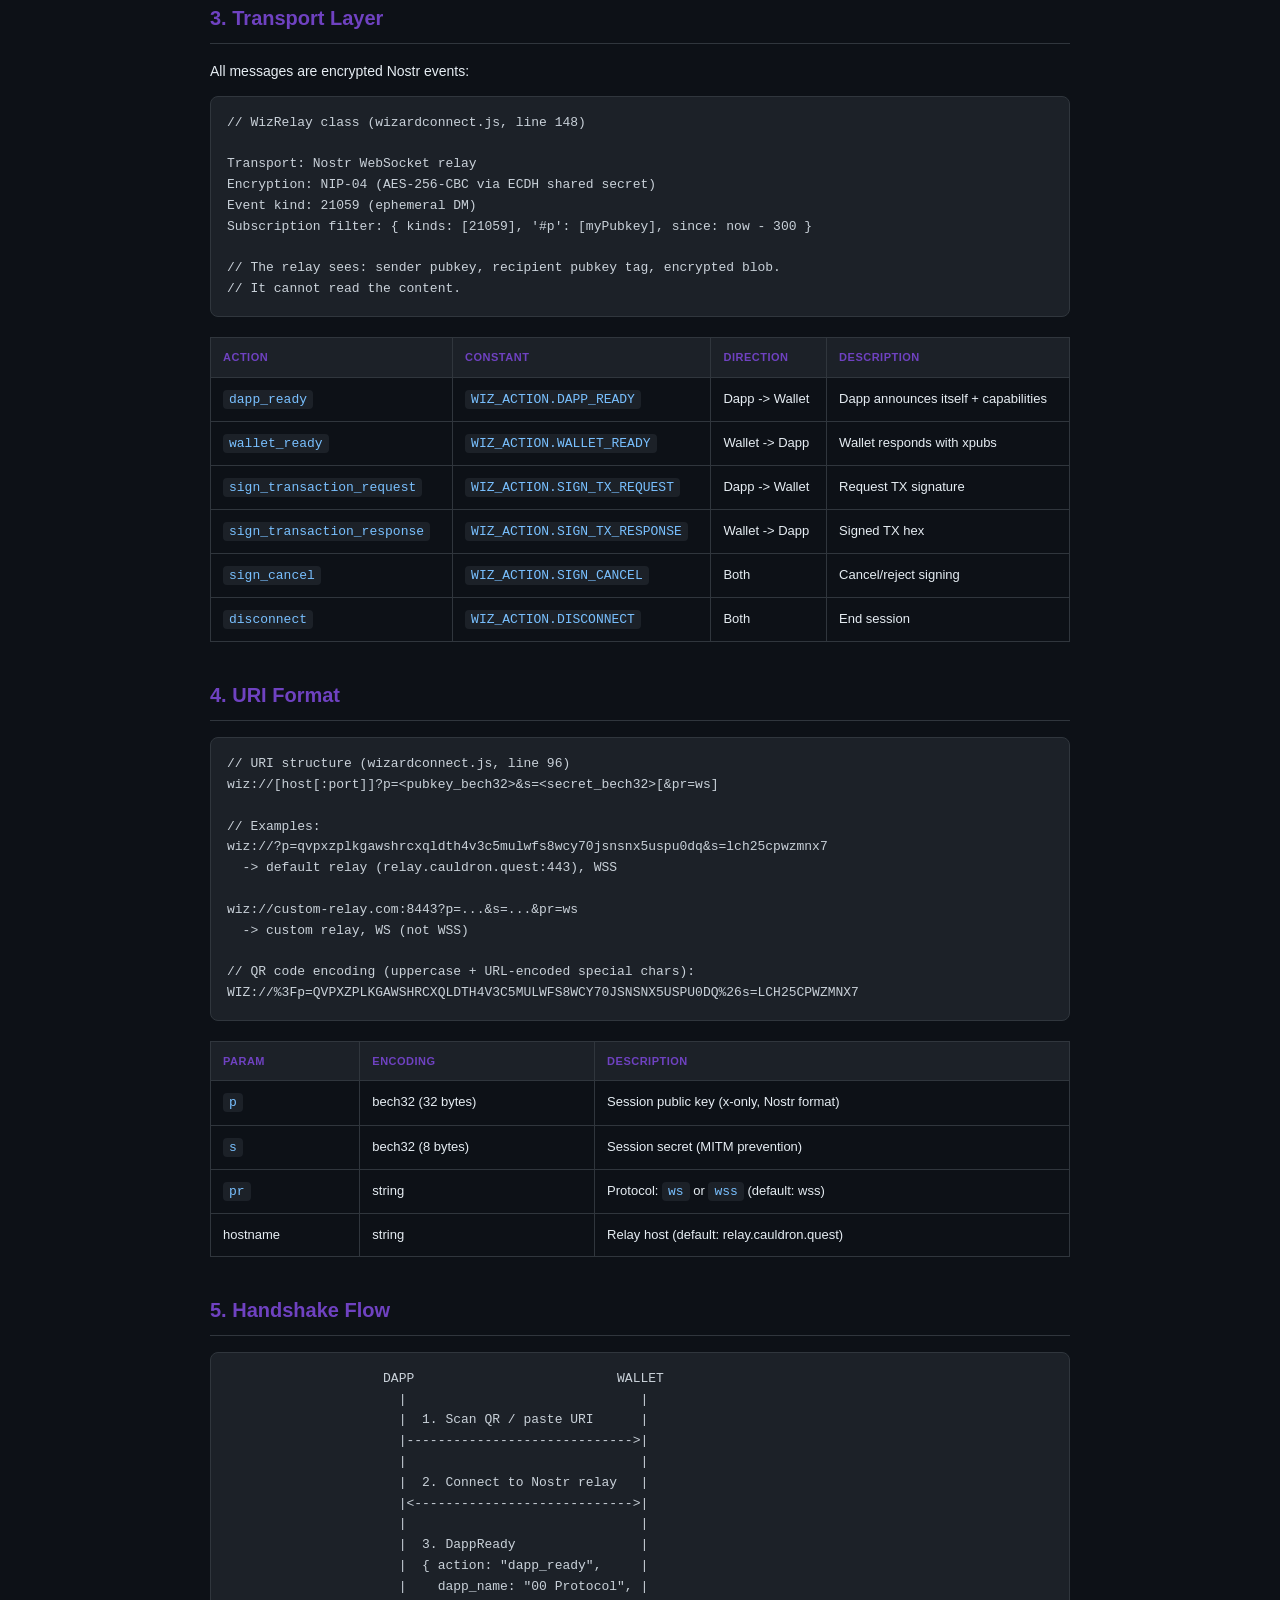
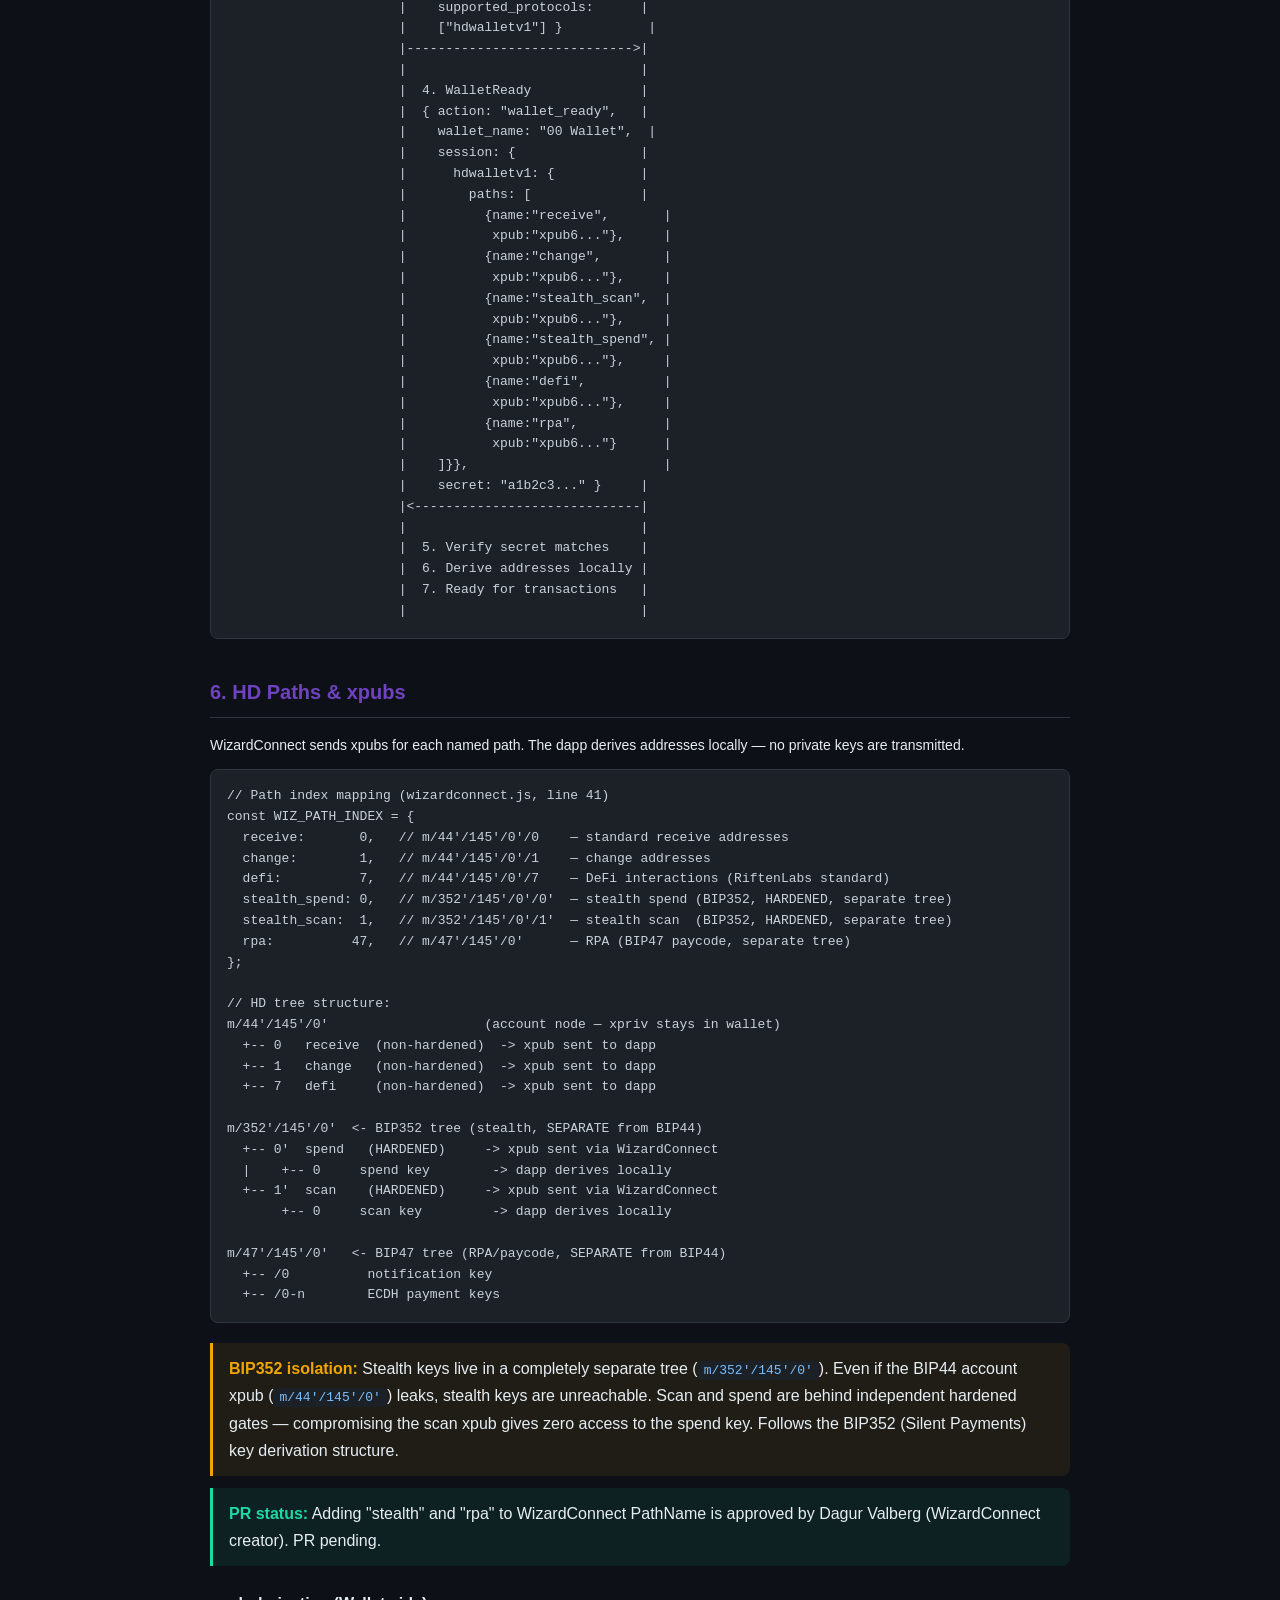
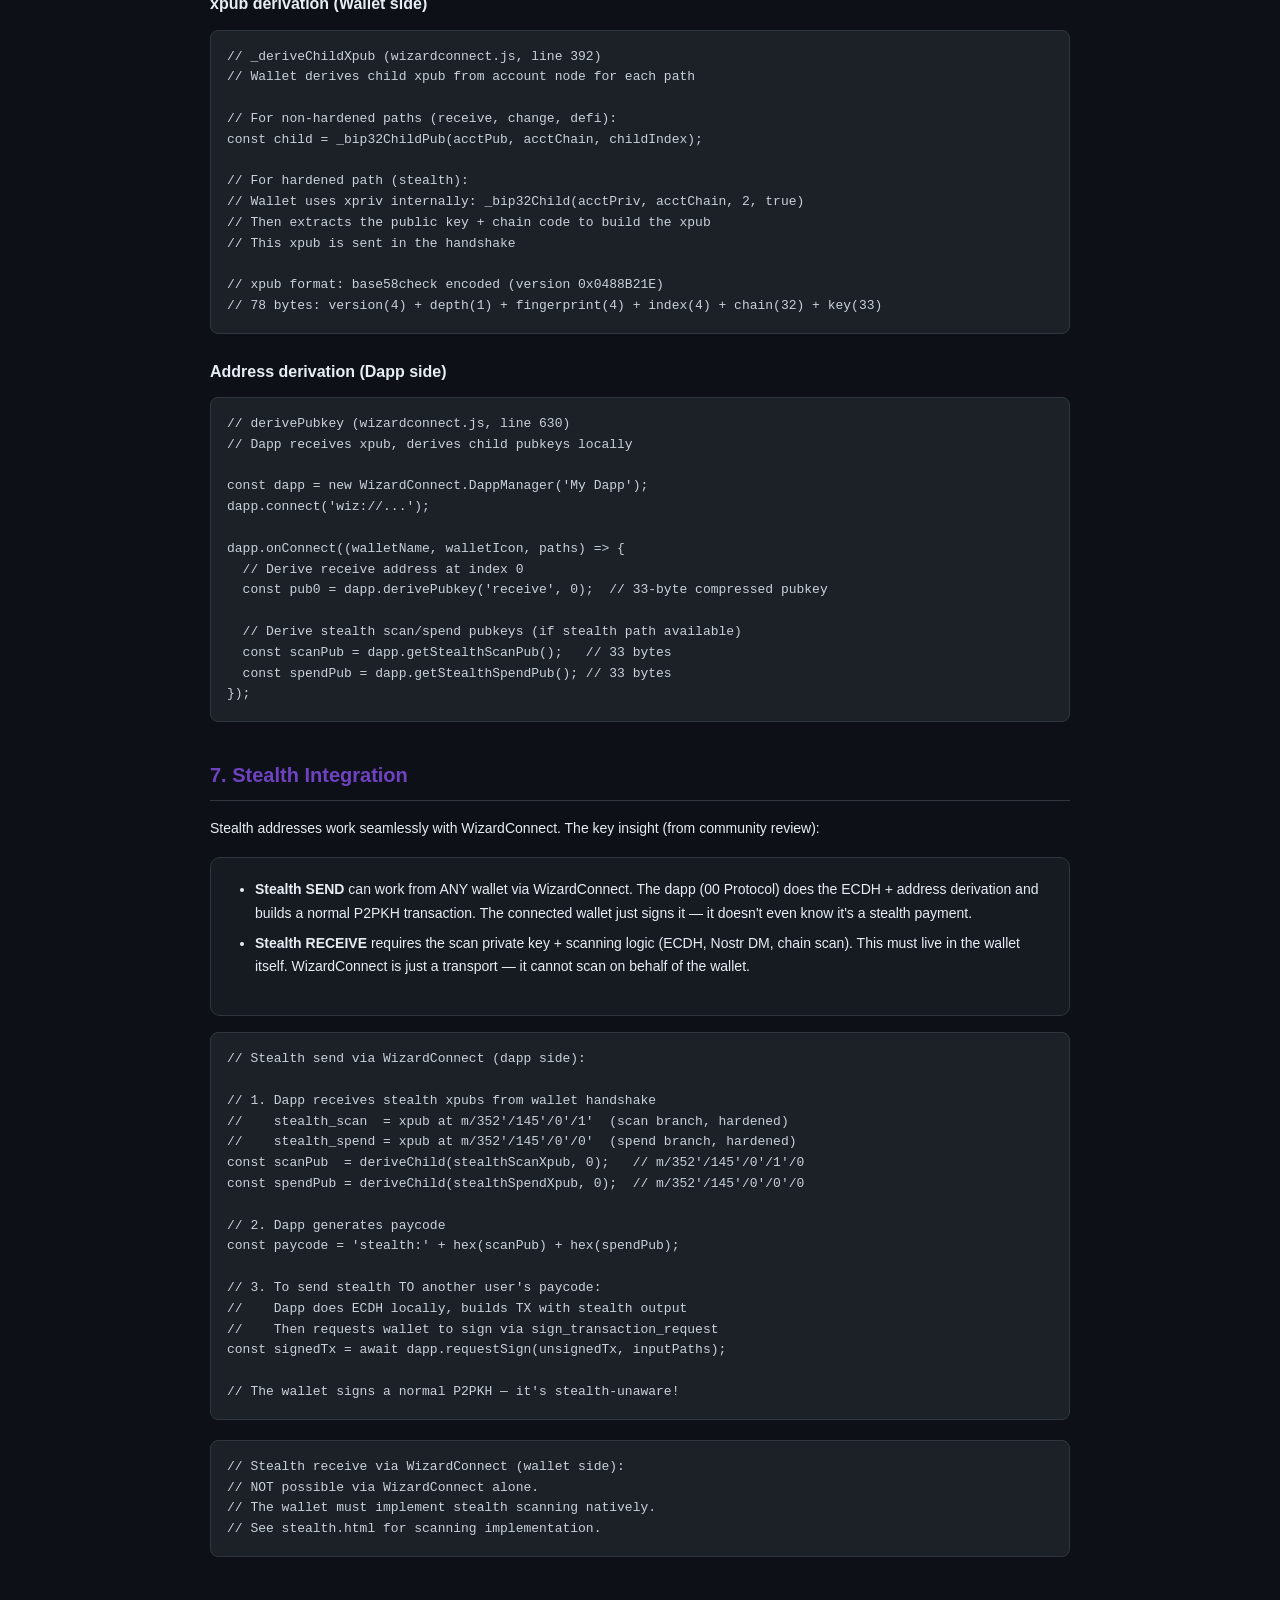
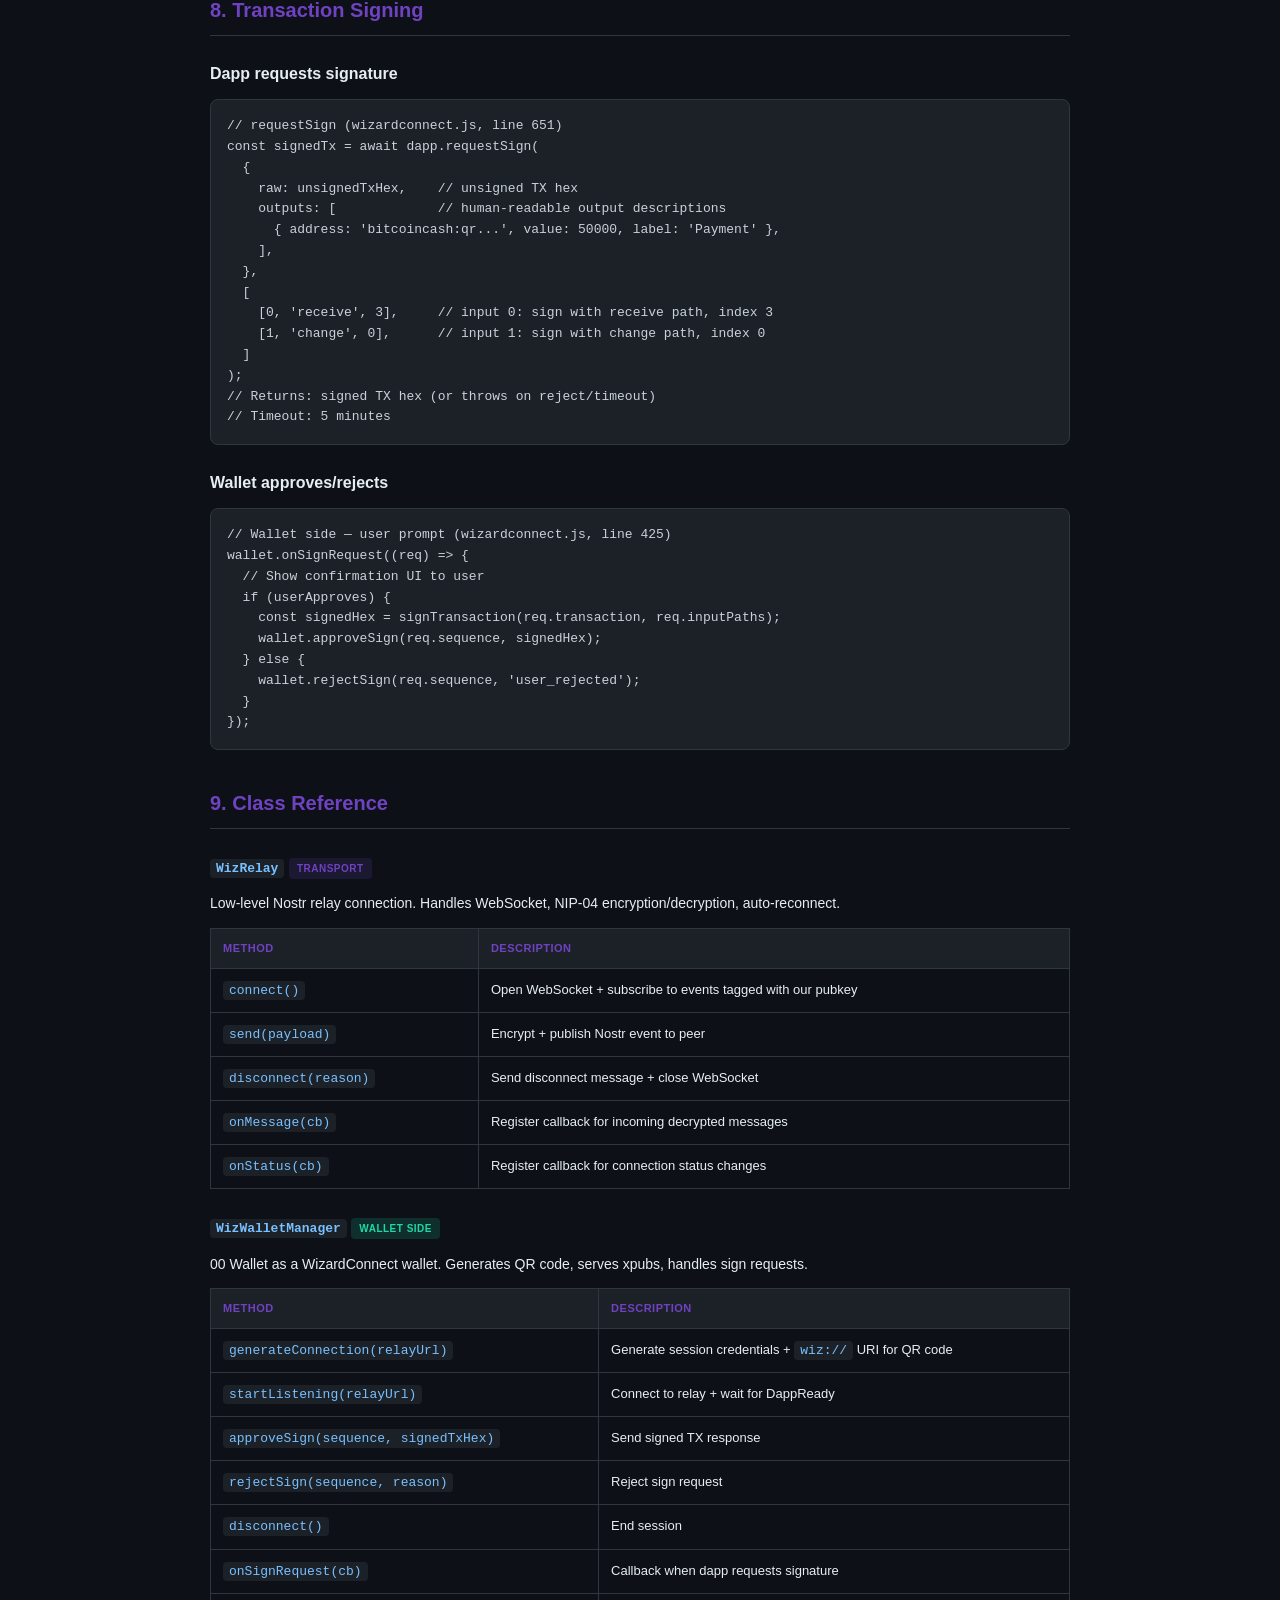
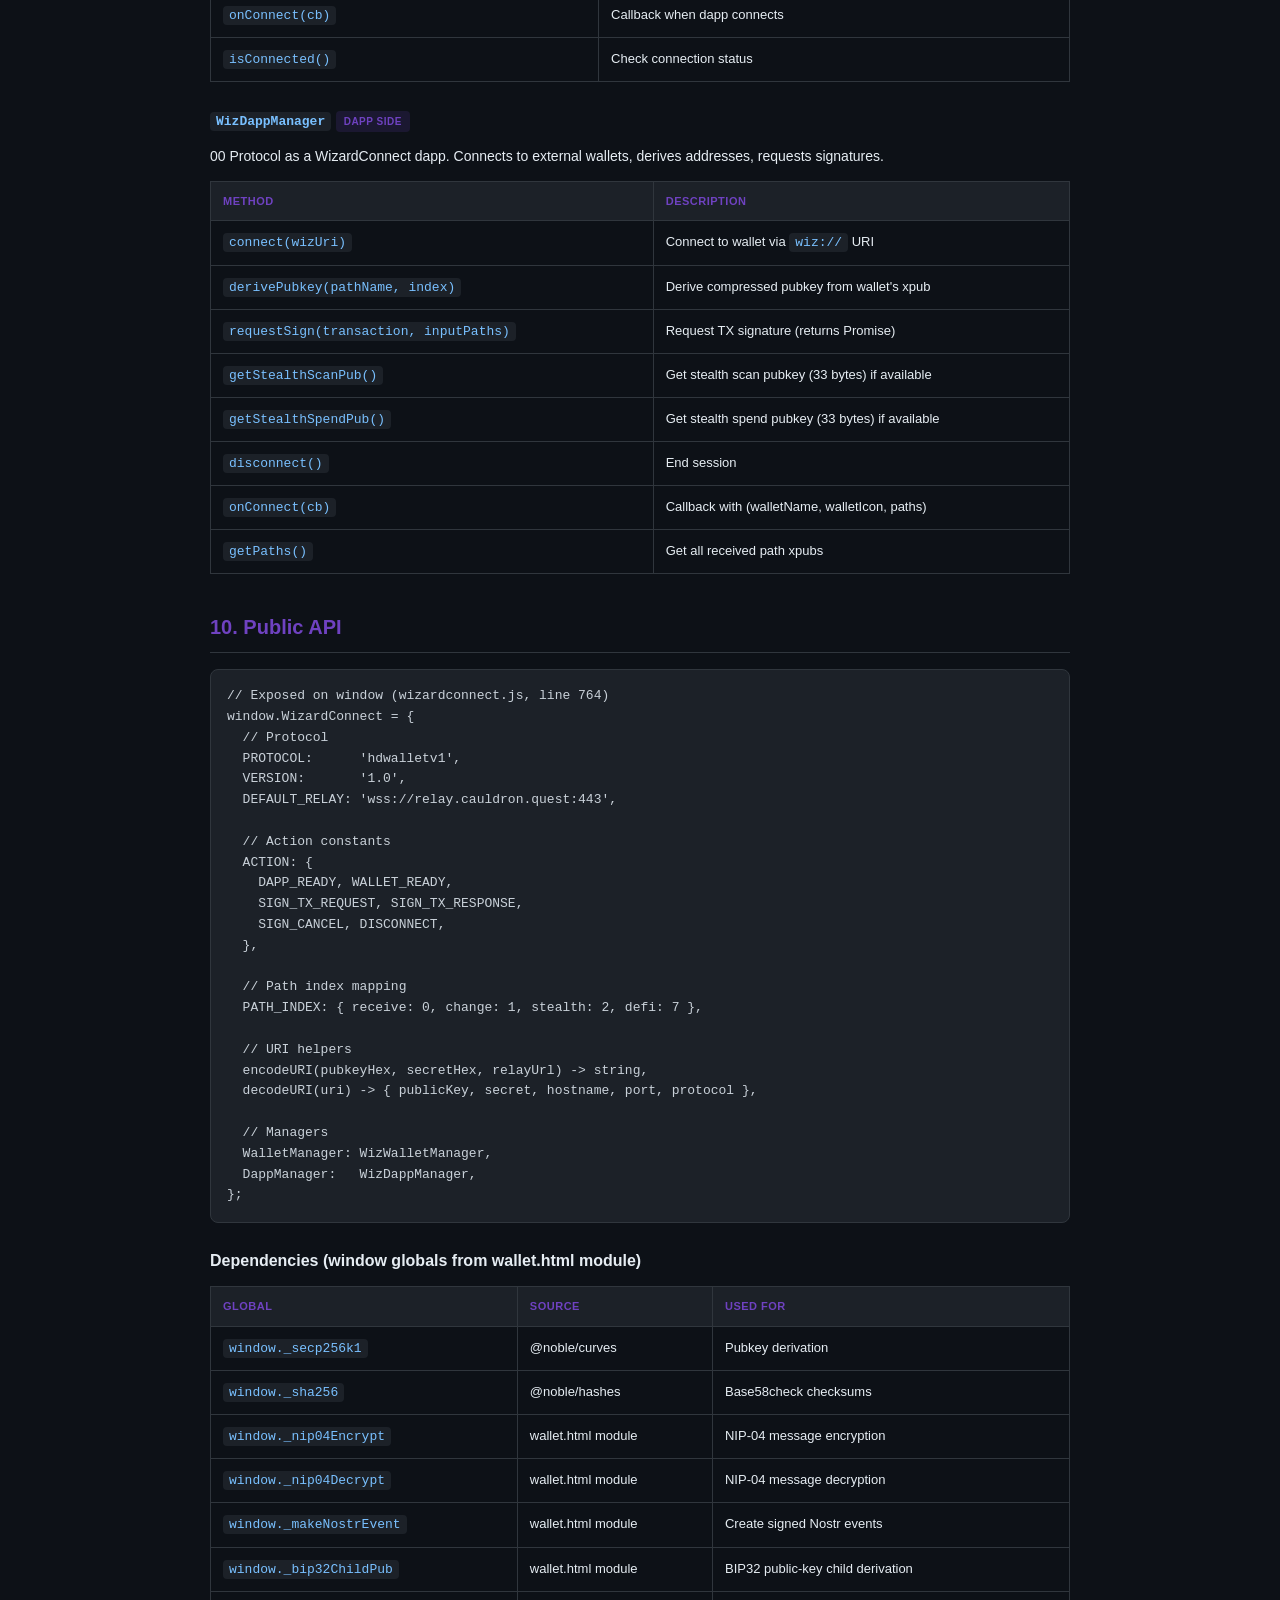
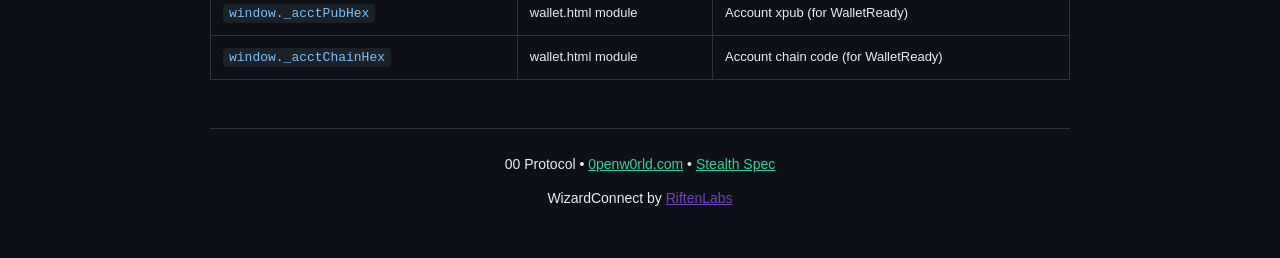
<file: landing/wizard.html>
<!DOCTYPE html>
<html lang="en">
<head>
<meta charset="UTF-8">
<meta name="viewport" content="width=device-width, initial-scale=1.0">
<title>00 Protocol — WizardConnect Integration</title>
<style>
  :root { --bg: #0d1117; --card: #161b22; --border: #30363d; --text: #e6edf3; --muted: #8b949e; --accent: #1DD9A5; --code-bg: #1c2128; --warn: #f0a500; --red: #ff6b6b; --purple: #6f42c1; }
  * { margin: 0; padding: 0; box-sizing: border-box; }
  body { font-family: -apple-system, BlinkMacSystemFont, 'Segoe UI', sans-serif; background: var(--bg); color: var(--text); line-height: 1.7; padding: 0 20px 80px; }
  .container { max-width: 860px; margin: 0 auto; }
  header { padding: 40px 0 20px; border-bottom: 1px solid var(--border); margin-bottom: 32px; }
  header h1 { font-size: 28px; font-weight: 700; color: var(--purple); }
  header p { color: var(--muted); font-size: 14px; margin-top: 4px; }
  h2 { font-size: 20px; font-weight: 700; margin: 36px 0 16px; padding-bottom: 8px; border-bottom: 1px solid var(--border); color: var(--purple); }
  h3 { font-size: 16px; font-weight: 600; margin: 24px 0 12px; color: var(--text); }
  p, li { font-size: 14px; color: var(--text); margin-bottom: 10px; }
  ul, ol { padding-left: 24px; margin-bottom: 16px; }
  li { margin-bottom: 6px; }
  code { background: var(--code-bg); padding: 2px 6px; border-radius: 4px; font-size: 13px; font-family: 'SF Mono', 'Fira Code', monospace; color: #79c0ff; }
  pre { background: var(--code-bg); border: 1px solid var(--border); border-radius: 8px; padding: 16px; overflow-x: auto; margin: 12px 0 20px; font-size: 13px; line-height: 1.6; }
  pre code { background: none; padding: 0; color: #c9d1d9; }
  .card { background: var(--card); border: 1px solid var(--border); border-radius: 10px; padding: 20px; margin: 16px 0; }
  table { width: 100%; border-collapse: collapse; margin: 12px 0 20px; font-size: 13px; }
  th { text-align: left; padding: 10px 12px; background: var(--code-bg); border: 1px solid var(--border); font-weight: 600; color: var(--purple); font-size: 11px; text-transform: uppercase; letter-spacing: 0.5px; }
  td { padding: 10px 12px; border: 1px solid var(--border); vertical-align: top; }
  .warn { background: rgba(240,165,0,.08); border-left: 3px solid var(--warn); padding: 12px 16px; border-radius: 0 8px 8px 0; margin: 12px 0; }
  .warn strong { color: var(--warn); }
  .ok { background: rgba(29,217,165,.08); border-left: 3px solid var(--accent); padding: 12px 16px; border-radius: 0 8px 8px 0; margin: 12px 0; }
  .ok strong { color: var(--accent); }
  .flow { display: flex; align-items: center; gap: 8px; flex-wrap: wrap; margin: 12px 0; font-size: 13px; }
  .flow span { background: var(--code-bg); padding: 6px 12px; border-radius: 6px; border: 1px solid var(--border); }
  .flow .arrow { background: none; border: none; color: var(--purple); font-weight: 700; }
  .toc { background: var(--card); border: 1px solid var(--border); border-radius: 10px; padding: 20px; margin: 20px 0; }
  .toc a { color: var(--purple); text-decoration: none; font-size: 13px; display: block; padding: 4px 0; }
  .toc a:hover { text-decoration: underline; }
  .tag { display: inline-block; font-size: 10px; font-weight: 700; padding: 2px 8px; border-radius: 4px; text-transform: uppercase; letter-spacing: 0.5px; }
  .tag-green { background: rgba(29,217,165,.15); color: var(--accent); }
  .tag-yellow { background: rgba(240,165,0,.15); color: var(--warn); }
  .tag-purple { background: rgba(111,66,193,.15); color: var(--purple); }
</style>
</head>
<body>
<div class="container">

<header>
  <h1>00 Protocol — WizardConnect Integration</h1>
  <p>BCH HD Wallet Connection Protocol &bull; hdwalletv1 &bull; March 2026</p>
  <p style="margin-top:8px">
    <a href="https://0penw0rld.com" style="color:var(--accent)">0penw0rld.com</a> &bull;
    <a href="https://gitlab.com/riftenlabs/lib/wizardconnect" style="color:var(--purple)">WizardConnect by RiftenLabs</a> &bull;
    Implementation: <code>wizardconnect.js</code>
  </p>
</header>

<div class="toc">
  <strong style="font-size:12px;color:var(--muted);text-transform:uppercase;letter-spacing:1px">Table of Contents</strong>
  <a href="#overview">1. Overview</a>
  <a href="#architecture">2. Architecture (Wallet + Dapp)</a>
  <a href="#transport">3. Transport Layer (Nostr NIP-04)</a>
  <a href="#uri">4. URI Format (wiz://)</a>
  <a href="#handshake">5. Handshake Flow</a>
  <a href="#paths">6. HD Paths &amp; xpubs</a>
  <a href="#stealth">7. Stealth Integration</a>
  <a href="#signing">8. Transaction Signing</a>
  <a href="#classes">9. Class Reference</a>
  <a href="#api">10. Public API</a>
</div>

<h2 id="overview">1. Overview</h2>

<p>WizardConnect is a BCH HD wallet connection protocol created by <a href="https://gitlab.com/riftenlabs" style="color:var(--purple)">RiftenLabs</a>. It allows dapps and wallets to communicate securely via Nostr relays — exchange xpubs for address derivation and request transaction signatures.</p>

<div class="card">
  <strong>00 Protocol implements BOTH sides:</strong>
  <ul>
    <li><strong>WALLET side</strong> — External dapps (Cauldron DEX, etc.) scan our QR code to connect</li>
    <li><strong>DAPP side</strong> — 00 Protocol connects to external wallets (Electron Cash, Cashonize, etc.)</li>
  </ul>
</div>

<table>
  <tr><th>Property</th><th>Value</th></tr>
  <tr><td>Protocol</td><td><code>hdwalletv1</code></td></tr>
  <tr><td>Transport</td><td>Nostr NIP-04 encrypted events (kind 21059)</td></tr>
  <tr><td>Default relay</td><td><code>wss://relay.cauldron.quest:443</code></td></tr>
  <tr><td>URI scheme</td><td><code>wiz://</code></td></tr>
  <tr><td>File</td><td><code>wizardconnect.js</code> (783 lines)</td></tr>
  <tr><td>License</td><td>LGPL-3.0 (compatible with WizardConnect)</td></tr>
</table>

<h2 id="architecture">2. Architecture</h2>

<h3>Wallet Side (00 Wallet serves external dapps)</h3>

<div class="flow">
  <span>Dapp scans QR</span>
  <span class="arrow">-></span>
  <span>Connects to relay</span>
  <span class="arrow">-></span>
  <span>Sends DappReady</span>
  <span class="arrow">-></span>
  <span>00 Wallet sends xpubs</span>
  <span class="arrow">-></span>
  <span>Dapp derives addresses</span>
</div>

<h3>Dapp Side (00 Protocol connects to external wallets)</h3>

<div class="flow">
  <span>User pastes wiz:// URI</span>
  <span class="arrow">-></span>
  <span>00 Protocol connects</span>
  <span class="arrow">-></span>
  <span>Sends DappReady</span>
  <span class="arrow">-></span>
  <span>Wallet sends xpubs</span>
  <span class="arrow">-></span>
  <span>00 Protocol derives addresses</span>
</div>

<h2 id="transport">3. Transport Layer</h2>

<p>All messages are encrypted Nostr events:</p>

<pre><code>// WizRelay class (wizardconnect.js, line 148)

Transport: Nostr WebSocket relay
Encryption: NIP-04 (AES-256-CBC via ECDH shared secret)
Event kind: 21059 (ephemeral DM)
Subscription filter: { kinds: [21059], '#p': [myPubkey], since: now - 300 }

// The relay sees: sender pubkey, recipient pubkey tag, encrypted blob.
// It cannot read the content.</code></pre>

<table>
  <tr><th>Action</th><th>Constant</th><th>Direction</th><th>Description</th></tr>
  <tr><td><code>dapp_ready</code></td><td><code>WIZ_ACTION.DAPP_READY</code></td><td>Dapp -> Wallet</td><td>Dapp announces itself + capabilities</td></tr>
  <tr><td><code>wallet_ready</code></td><td><code>WIZ_ACTION.WALLET_READY</code></td><td>Wallet -> Dapp</td><td>Wallet responds with xpubs</td></tr>
  <tr><td><code>sign_transaction_request</code></td><td><code>WIZ_ACTION.SIGN_TX_REQUEST</code></td><td>Dapp -> Wallet</td><td>Request TX signature</td></tr>
  <tr><td><code>sign_transaction_response</code></td><td><code>WIZ_ACTION.SIGN_TX_RESPONSE</code></td><td>Wallet -> Dapp</td><td>Signed TX hex</td></tr>
  <tr><td><code>sign_cancel</code></td><td><code>WIZ_ACTION.SIGN_CANCEL</code></td><td>Both</td><td>Cancel/reject signing</td></tr>
  <tr><td><code>disconnect</code></td><td><code>WIZ_ACTION.DISCONNECT</code></td><td>Both</td><td>End session</td></tr>
</table>

<h2 id="uri">4. URI Format</h2>

<pre><code>// URI structure (wizardconnect.js, line 96)
wiz://[host[:port]]?p=&lt;pubkey_bech32&gt;&amp;s=&lt;secret_bech32&gt;[&amp;pr=ws]

// Examples:
wiz://?p=qvpxzplkgawshrcxqldth4v3c5mulwfs8wcy70jsnsnx5uspu0dq&s=lch25cpwzmnx7
  -> default relay (relay.cauldron.quest:443), WSS

wiz://custom-relay.com:8443?p=...&s=...&pr=ws
  -> custom relay, WS (not WSS)

// QR code encoding (uppercase + URL-encoded special chars):
WIZ://%3Fp=QVPXZPLKGAWSHRCXQLDTH4V3C5MULWFS8WCY70JSNSNX5USPU0DQ%26s=LCH25CPWZMNX7</code></pre>

<table>
  <tr><th>Param</th><th>Encoding</th><th>Description</th></tr>
  <tr><td><code>p</code></td><td>bech32 (32 bytes)</td><td>Session public key (x-only, Nostr format)</td></tr>
  <tr><td><code>s</code></td><td>bech32 (8 bytes)</td><td>Session secret (MITM prevention)</td></tr>
  <tr><td><code>pr</code></td><td>string</td><td>Protocol: <code>ws</code> or <code>wss</code> (default: wss)</td></tr>
  <tr><td>hostname</td><td>string</td><td>Relay host (default: relay.cauldron.quest)</td></tr>
</table>

<h2 id="handshake">5. Handshake Flow</h2>

<pre><code>                    DAPP                          WALLET
                      |                              |
                      |  1. Scan QR / paste URI      |
                      |----------------------------->|
                      |                              |
                      |  2. Connect to Nostr relay   |
                      |<---------------------------->|
                      |                              |
                      |  3. DappReady                |
                      |  { action: "dapp_ready",     |
                      |    dapp_name: "00 Protocol", |
                      |    supported_protocols:      |
                      |    ["hdwalletv1"] }           |
                      |----------------------------->|
                      |                              |
                      |  4. WalletReady              |
                      |  { action: "wallet_ready",   |
                      |    wallet_name: "00 Wallet",  |
                      |    session: {                |
                      |      hdwalletv1: {           |
                      |        paths: [              |
                      |          {name:"receive",       |
                      |           xpub:"xpub6..."},     |
                      |          {name:"change",        |
                      |           xpub:"xpub6..."},     |
                      |          {name:"stealth_scan",  |
                      |           xpub:"xpub6..."},     |
                      |          {name:"stealth_spend", |
                      |           xpub:"xpub6..."},     |
                      |          {name:"defi",          |
                      |           xpub:"xpub6..."},     |
                      |          {name:"rpa",           |
                      |           xpub:"xpub6..."}      |
                      |    ]}},                         |
                      |    secret: "a1b2c3..." }     |
                      |<-----------------------------|
                      |                              |
                      |  5. Verify secret matches    |
                      |  6. Derive addresses locally |
                      |  7. Ready for transactions   |
                      |                              |</code></pre>

<h2 id="paths">6. HD Paths &amp; xpubs</h2>

<p>WizardConnect sends xpubs for each named path. The dapp derives addresses locally — no private keys are transmitted.</p>

<pre><code>// Path index mapping (wizardconnect.js, line 41)
const WIZ_PATH_INDEX = {
  receive:       0,   // m/44'/145'/0'/0    — standard receive addresses
  change:        1,   // m/44'/145'/0'/1    — change addresses
  defi:          7,   // m/44'/145'/0'/7    — DeFi interactions (RiftenLabs standard)
  stealth_spend: 0,   // m/352'/145'/0'/0'  — stealth spend (BIP352, HARDENED, separate tree)
  stealth_scan:  1,   // m/352'/145'/0'/1'  — stealth scan  (BIP352, HARDENED, separate tree)
  rpa:          47,   // m/47'/145'/0'      — RPA (BIP47 paycode, separate tree)
};

// HD tree structure:
m/44'/145'/0'                    (account node — xpriv stays in wallet)
  +-- 0   receive  (non-hardened)  -> xpub sent to dapp
  +-- 1   change   (non-hardened)  -> xpub sent to dapp
  +-- 7   defi     (non-hardened)  -> xpub sent to dapp

m/352'/145'/0'  <- BIP352 tree (stealth, SEPARATE from BIP44)
  +-- 0'  spend   (HARDENED)     -> xpub sent via WizardConnect
  |    +-- 0     spend key        -> dapp derives locally
  +-- 1'  scan    (HARDENED)     -> xpub sent via WizardConnect
       +-- 0     scan key         -> dapp derives locally

m/47'/145'/0'   <- BIP47 tree (RPA/paycode, SEPARATE from BIP44)
  +-- /0          notification key
  +-- /0-n        ECDH payment keys</code></pre>

<div class="warn">
  <strong>BIP352 isolation:</strong> Stealth keys live in a completely separate tree (<code>m/352'/145'/0'</code>). Even if the BIP44 account xpub (<code>m/44'/145'/0'</code>) leaks, stealth keys are unreachable. Scan and spend are behind independent hardened gates — compromising the scan xpub gives zero access to the spend key. Follows the BIP352 (Silent Payments) key derivation structure.
</div>

<div class="ok">
  <strong>PR status:</strong> Adding "stealth" and "rpa" to WizardConnect PathName is approved by Dagur Valberg (WizardConnect creator). PR pending.
</div>

<h3>xpub derivation (Wallet side)</h3>

<pre><code>// _deriveChildXpub (wizardconnect.js, line 392)
// Wallet derives child xpub from account node for each path

// For non-hardened paths (receive, change, defi):
const child = _bip32ChildPub(acctPub, acctChain, childIndex);

// For hardened path (stealth):
// Wallet uses xpriv internally: _bip32Child(acctPriv, acctChain, 2, true)
// Then extracts the public key + chain code to build the xpub
// This xpub is sent in the handshake

// xpub format: base58check encoded (version 0x0488B21E)
// 78 bytes: version(4) + depth(1) + fingerprint(4) + index(4) + chain(32) + key(33)</code></pre>

<h3>Address derivation (Dapp side)</h3>

<pre><code>// derivePubkey (wizardconnect.js, line 630)
// Dapp receives xpub, derives child pubkeys locally

const dapp = new WizardConnect.DappManager('My Dapp');
dapp.connect('wiz://...');

dapp.onConnect((walletName, walletIcon, paths) => {
  // Derive receive address at index 0
  const pub0 = dapp.derivePubkey('receive', 0);  // 33-byte compressed pubkey

  // Derive stealth scan/spend pubkeys (if stealth path available)
  const scanPub = dapp.getStealthScanPub();   // 33 bytes
  const spendPub = dapp.getStealthSpendPub(); // 33 bytes
});</code></pre>

<h2 id="stealth">7. Stealth Integration</h2>

<p>Stealth addresses work seamlessly with WizardConnect. The key insight (from community review):</p>

<div class="card">
  <ul>
    <li><strong>Stealth SEND</strong> can work from ANY wallet via WizardConnect. The dapp (00 Protocol) does the ECDH + address derivation and builds a normal P2PKH transaction. The connected wallet just signs it — it doesn't even know it's a stealth payment.</li>
    <li><strong>Stealth RECEIVE</strong> requires the scan private key + scanning logic (ECDH, Nostr DM, chain scan). This must live in the wallet itself. WizardConnect is just a transport — it cannot scan on behalf of the wallet.</li>
  </ul>
</div>

<pre><code>// Stealth send via WizardConnect (dapp side):

// 1. Dapp receives stealth xpubs from wallet handshake
//    stealth_scan  = xpub at m/352'/145'/0'/1'  (scan branch, hardened)
//    stealth_spend = xpub at m/352'/145'/0'/0'  (spend branch, hardened)
const scanPub  = deriveChild(stealthScanXpub, 0);   // m/352'/145'/0'/1'/0
const spendPub = deriveChild(stealthSpendXpub, 0);  // m/352'/145'/0'/0'/0

// 2. Dapp generates paycode
const paycode = 'stealth:' + hex(scanPub) + hex(spendPub);

// 3. To send stealth TO another user's paycode:
//    Dapp does ECDH locally, builds TX with stealth output
//    Then requests wallet to sign via sign_transaction_request
const signedTx = await dapp.requestSign(unsignedTx, inputPaths);

// The wallet signs a normal P2PKH — it's stealth-unaware!</code></pre>

<pre><code>// Stealth receive via WizardConnect (wallet side):
// NOT possible via WizardConnect alone.
// The wallet must implement stealth scanning natively.
// See stealth.html for scanning implementation.</code></pre>

<h2 id="signing">8. Transaction Signing</h2>

<h3>Dapp requests signature</h3>

<pre><code>// requestSign (wizardconnect.js, line 651)
const signedTx = await dapp.requestSign(
  {
    raw: unsignedTxHex,    // unsigned TX hex
    outputs: [             // human-readable output descriptions
      { address: 'bitcoincash:qr...', value: 50000, label: 'Payment' },
    ],
  },
  [
    [0, 'receive', 3],     // input 0: sign with receive path, index 3
    [1, 'change', 0],      // input 1: sign with change path, index 0
  ]
);
// Returns: signed TX hex (or throws on reject/timeout)
// Timeout: 5 minutes</code></pre>

<h3>Wallet approves/rejects</h3>

<pre><code>// Wallet side — user prompt (wizardconnect.js, line 425)
wallet.onSignRequest((req) => {
  // Show confirmation UI to user
  if (userApproves) {
    const signedHex = signTransaction(req.transaction, req.inputPaths);
    wallet.approveSign(req.sequence, signedHex);
  } else {
    wallet.rejectSign(req.sequence, 'user_rejected');
  }
});</code></pre>

<h2 id="classes">9. Class Reference</h2>

<h3><code>WizRelay</code> <span class="tag tag-purple">Transport</span></h3>
<p>Low-level Nostr relay connection. Handles WebSocket, NIP-04 encryption/decryption, auto-reconnect.</p>

<table>
  <tr><th>Method</th><th>Description</th></tr>
  <tr><td><code>connect()</code></td><td>Open WebSocket + subscribe to events tagged with our pubkey</td></tr>
  <tr><td><code>send(payload)</code></td><td>Encrypt + publish Nostr event to peer</td></tr>
  <tr><td><code>disconnect(reason)</code></td><td>Send disconnect message + close WebSocket</td></tr>
  <tr><td><code>onMessage(cb)</code></td><td>Register callback for incoming decrypted messages</td></tr>
  <tr><td><code>onStatus(cb)</code></td><td>Register callback for connection status changes</td></tr>
</table>

<h3><code>WizWalletManager</code> <span class="tag tag-green">Wallet Side</span></h3>
<p>00 Wallet as a WizardConnect wallet. Generates QR code, serves xpubs, handles sign requests.</p>

<table>
  <tr><th>Method</th><th>Description</th></tr>
  <tr><td><code>generateConnection(relayUrl)</code></td><td>Generate session credentials + <code>wiz://</code> URI for QR code</td></tr>
  <tr><td><code>startListening(relayUrl)</code></td><td>Connect to relay + wait for DappReady</td></tr>
  <tr><td><code>approveSign(sequence, signedTxHex)</code></td><td>Send signed TX response</td></tr>
  <tr><td><code>rejectSign(sequence, reason)</code></td><td>Reject sign request</td></tr>
  <tr><td><code>disconnect()</code></td><td>End session</td></tr>
  <tr><td><code>onSignRequest(cb)</code></td><td>Callback when dapp requests signature</td></tr>
  <tr><td><code>onConnect(cb)</code></td><td>Callback when dapp connects</td></tr>
  <tr><td><code>isConnected()</code></td><td>Check connection status</td></tr>
</table>

<h3><code>WizDappManager</code> <span class="tag tag-purple">Dapp Side</span></h3>
<p>00 Protocol as a WizardConnect dapp. Connects to external wallets, derives addresses, requests signatures.</p>

<table>
  <tr><th>Method</th><th>Description</th></tr>
  <tr><td><code>connect(wizUri)</code></td><td>Connect to wallet via <code>wiz://</code> URI</td></tr>
  <tr><td><code>derivePubkey(pathName, index)</code></td><td>Derive compressed pubkey from wallet's xpub</td></tr>
  <tr><td><code>requestSign(transaction, inputPaths)</code></td><td>Request TX signature (returns Promise)</td></tr>
  <tr><td><code>getStealthScanPub()</code></td><td>Get stealth scan pubkey (33 bytes) if available</td></tr>
  <tr><td><code>getStealthSpendPub()</code></td><td>Get stealth spend pubkey (33 bytes) if available</td></tr>
  <tr><td><code>disconnect()</code></td><td>End session</td></tr>
  <tr><td><code>onConnect(cb)</code></td><td>Callback with (walletName, walletIcon, paths)</td></tr>
  <tr><td><code>getPaths()</code></td><td>Get all received path xpubs</td></tr>
</table>

<h2 id="api">10. Public API</h2>

<pre><code>// Exposed on window (wizardconnect.js, line 764)
window.WizardConnect = {
  // Protocol
  PROTOCOL:      'hdwalletv1',
  VERSION:       '1.0',
  DEFAULT_RELAY: 'wss://relay.cauldron.quest:443',

  // Action constants
  ACTION: {
    DAPP_READY, WALLET_READY,
    SIGN_TX_REQUEST, SIGN_TX_RESPONSE,
    SIGN_CANCEL, DISCONNECT,
  },

  // Path index mapping
  PATH_INDEX: { receive: 0, change: 1, stealth: 2, defi: 7 },

  // URI helpers
  encodeURI(pubkeyHex, secretHex, relayUrl) -> string,
  decodeURI(uri) -> { publicKey, secret, hostname, port, protocol },

  // Managers
  WalletManager: WizWalletManager,
  DappManager:   WizDappManager,
};</code></pre>

<h3>Dependencies (window globals from wallet.html module)</h3>

<table>
  <tr><th>Global</th><th>Source</th><th>Used for</th></tr>
  <tr><td><code>window._secp256k1</code></td><td>@noble/curves</td><td>Pubkey derivation</td></tr>
  <tr><td><code>window._sha256</code></td><td>@noble/hashes</td><td>Base58check checksums</td></tr>
  <tr><td><code>window._nip04Encrypt</code></td><td>wallet.html module</td><td>NIP-04 message encryption</td></tr>
  <tr><td><code>window._nip04Decrypt</code></td><td>wallet.html module</td><td>NIP-04 message decryption</td></tr>
  <tr><td><code>window._makeNostrEvent</code></td><td>wallet.html module</td><td>Create signed Nostr events</td></tr>
  <tr><td><code>window._bip32ChildPub</code></td><td>wallet.html module</td><td>BIP32 public-key child derivation</td></tr>
  <tr><td><code>window._acctPubHex</code></td><td>wallet.html module</td><td>Account xpub (for WalletReady)</td></tr>
  <tr><td><code>window._acctChainHex</code></td><td>wallet.html module</td><td>Account chain code (for WalletReady)</td></tr>
</table>

<div style="margin-top:48px;padding-top:24px;border-top:1px solid var(--border);text-align:center;color:var(--muted);font-size:12px">
  <p>00 Protocol &bull; <a href="https://0penw0rld.com" style="color:var(--accent)">0penw0rld.com</a> &bull; <a href="stealth.html" style="color:var(--accent)">Stealth Spec</a></p>
  <p>WizardConnect by <a href="https://gitlab.com/riftenlabs" style="color:var(--purple)">RiftenLabs</a></p>
</div>

</div>
</body>
</html>
</file>
